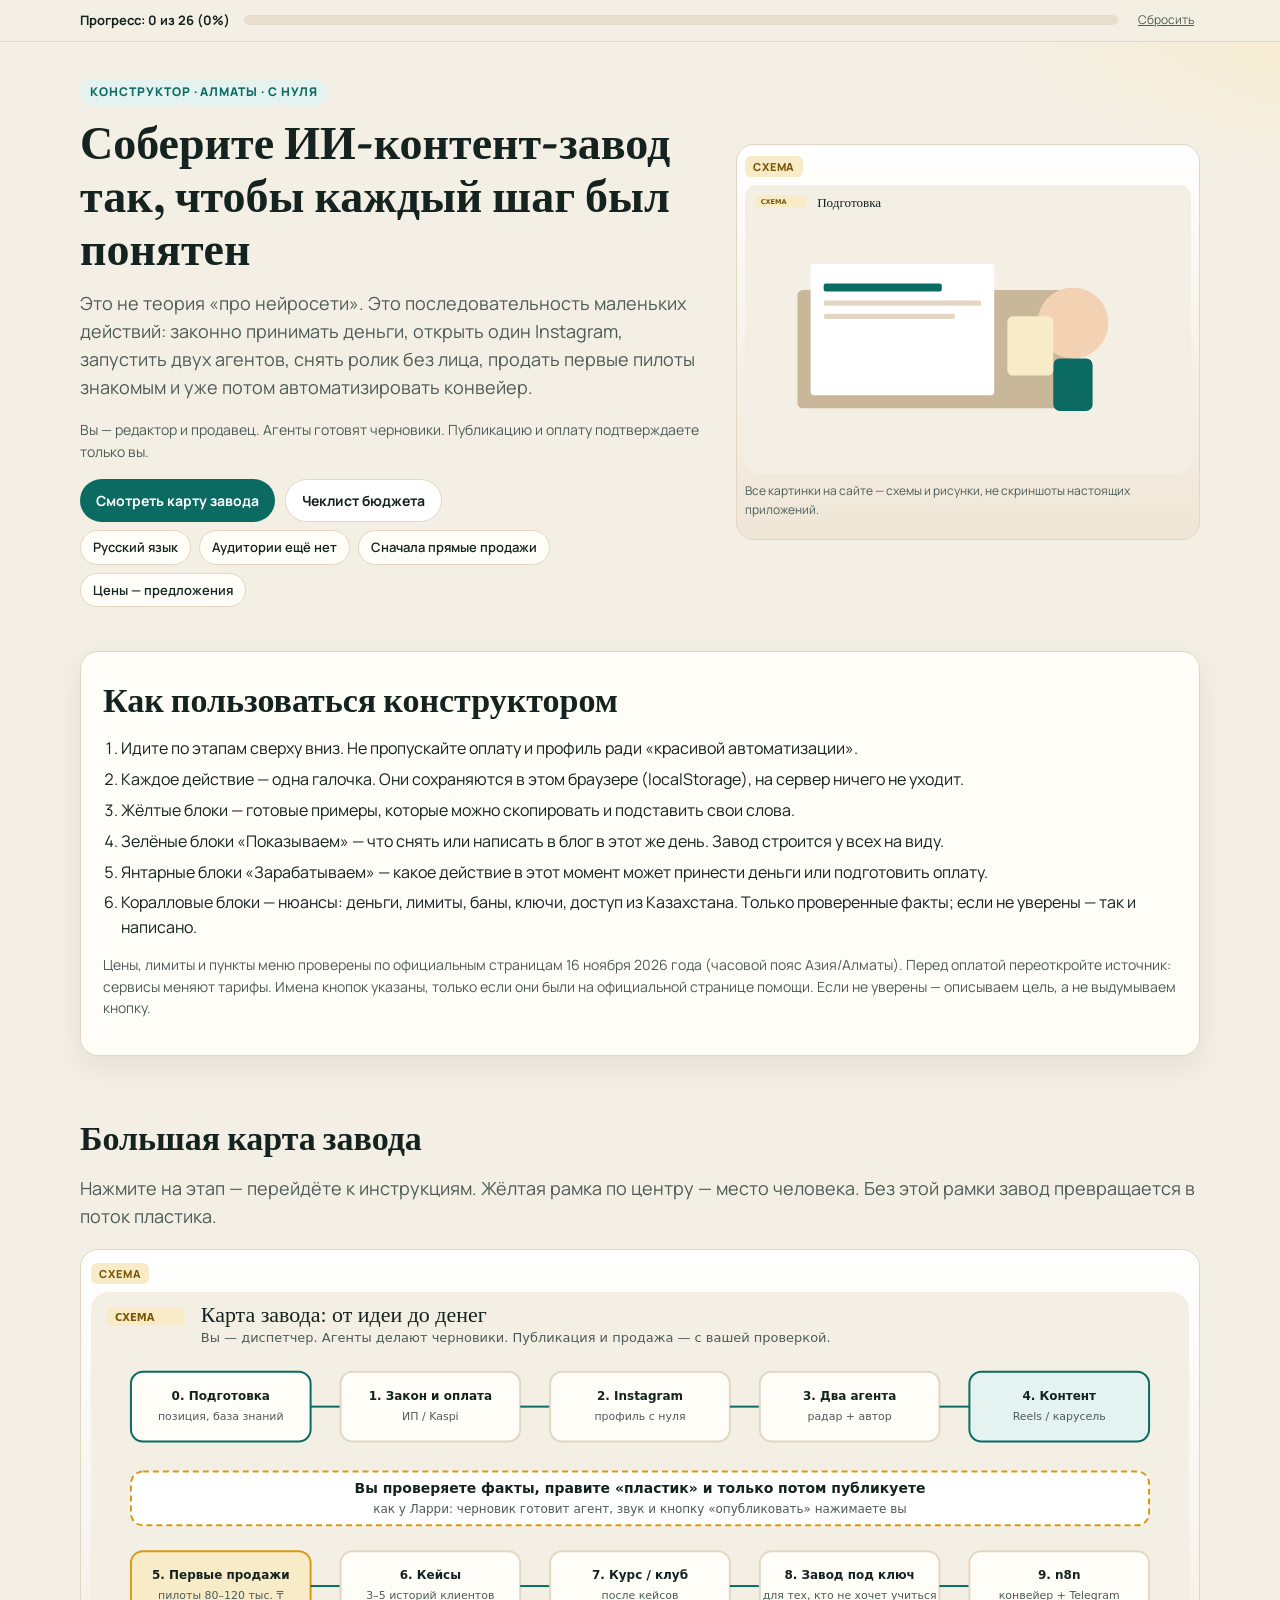
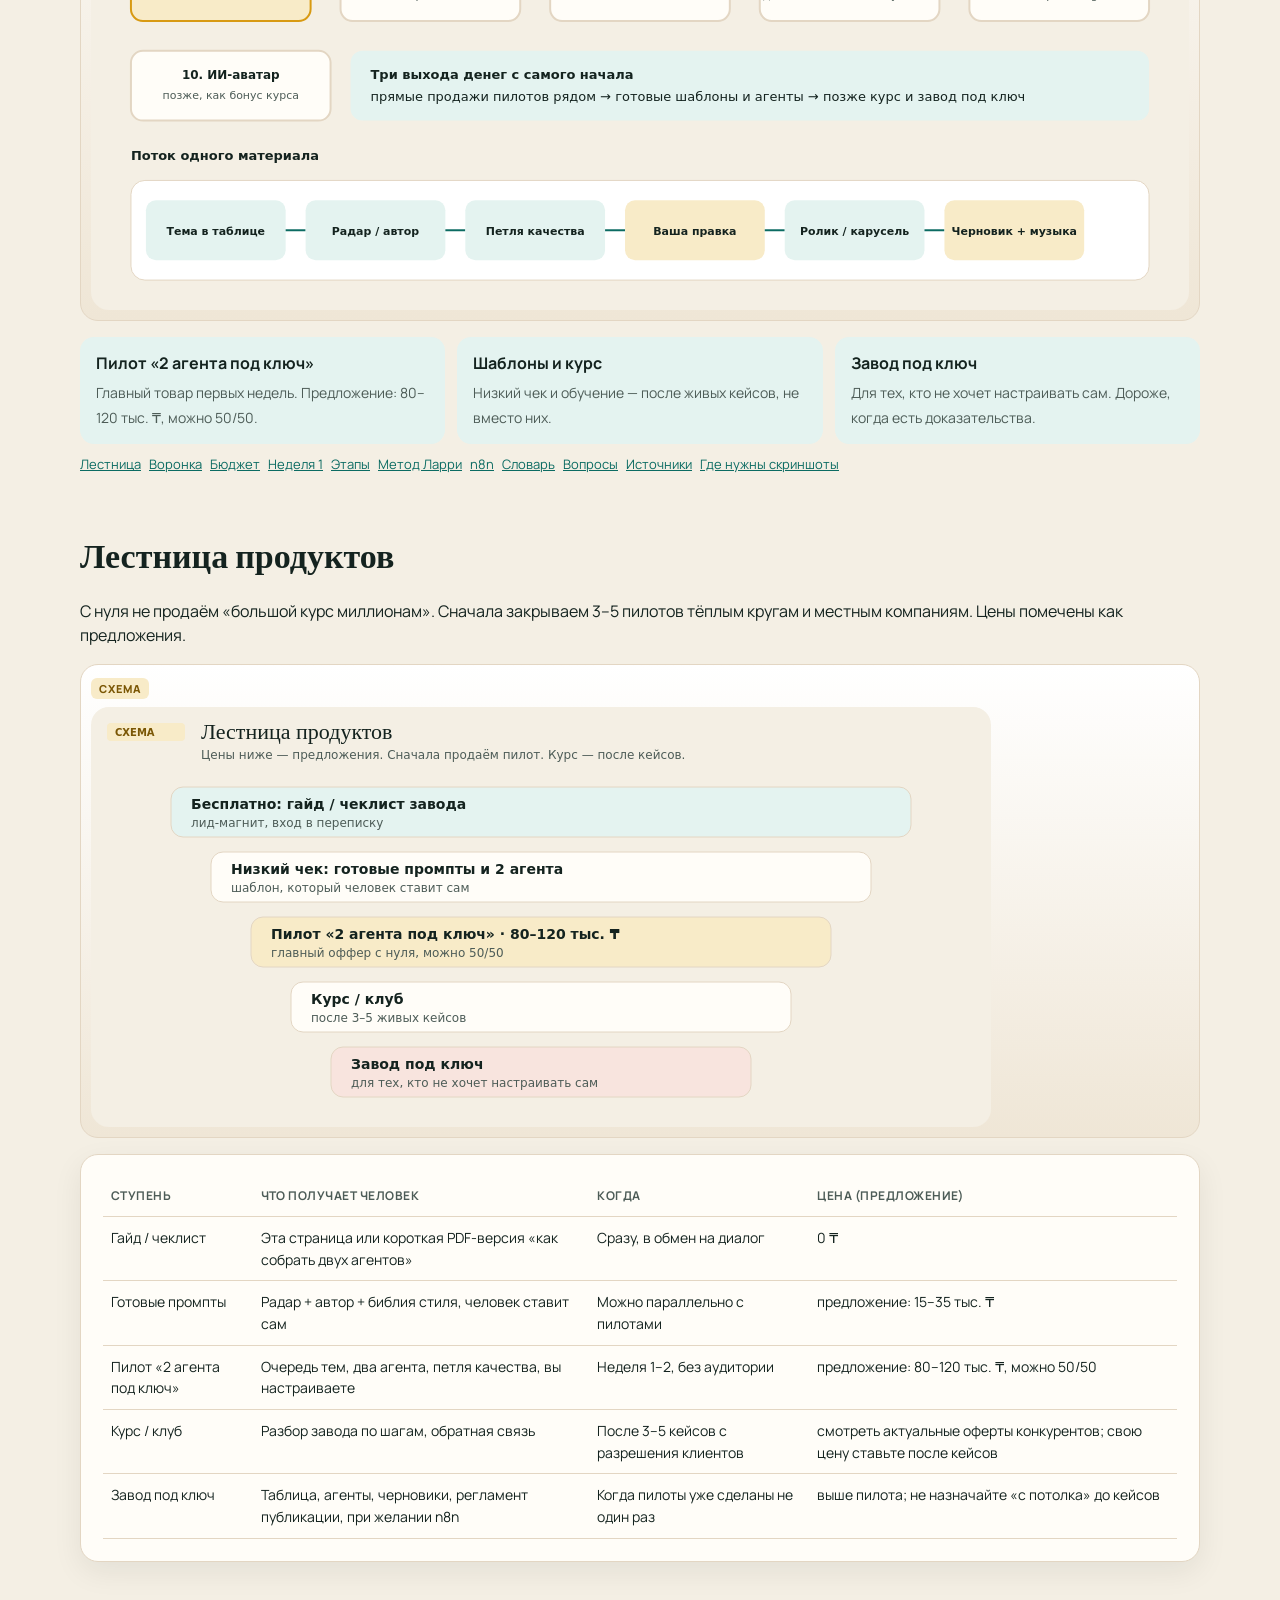
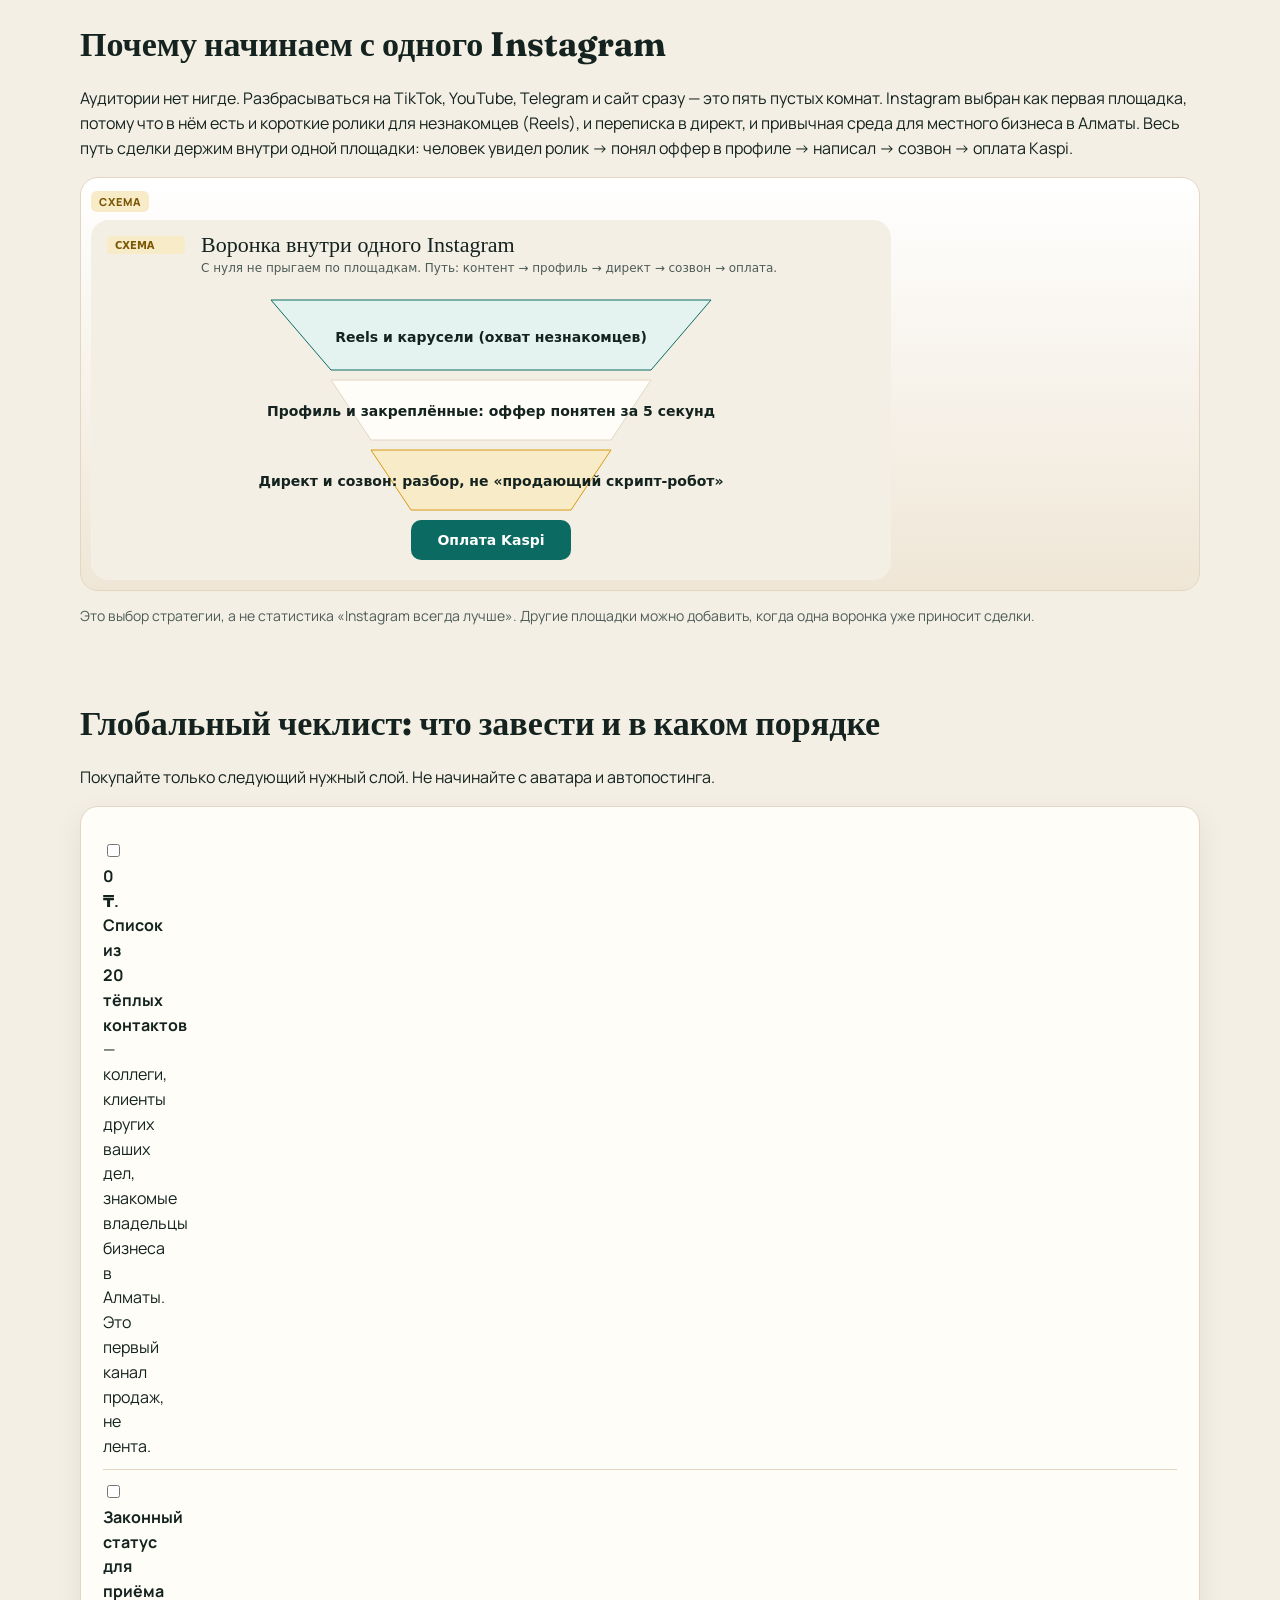
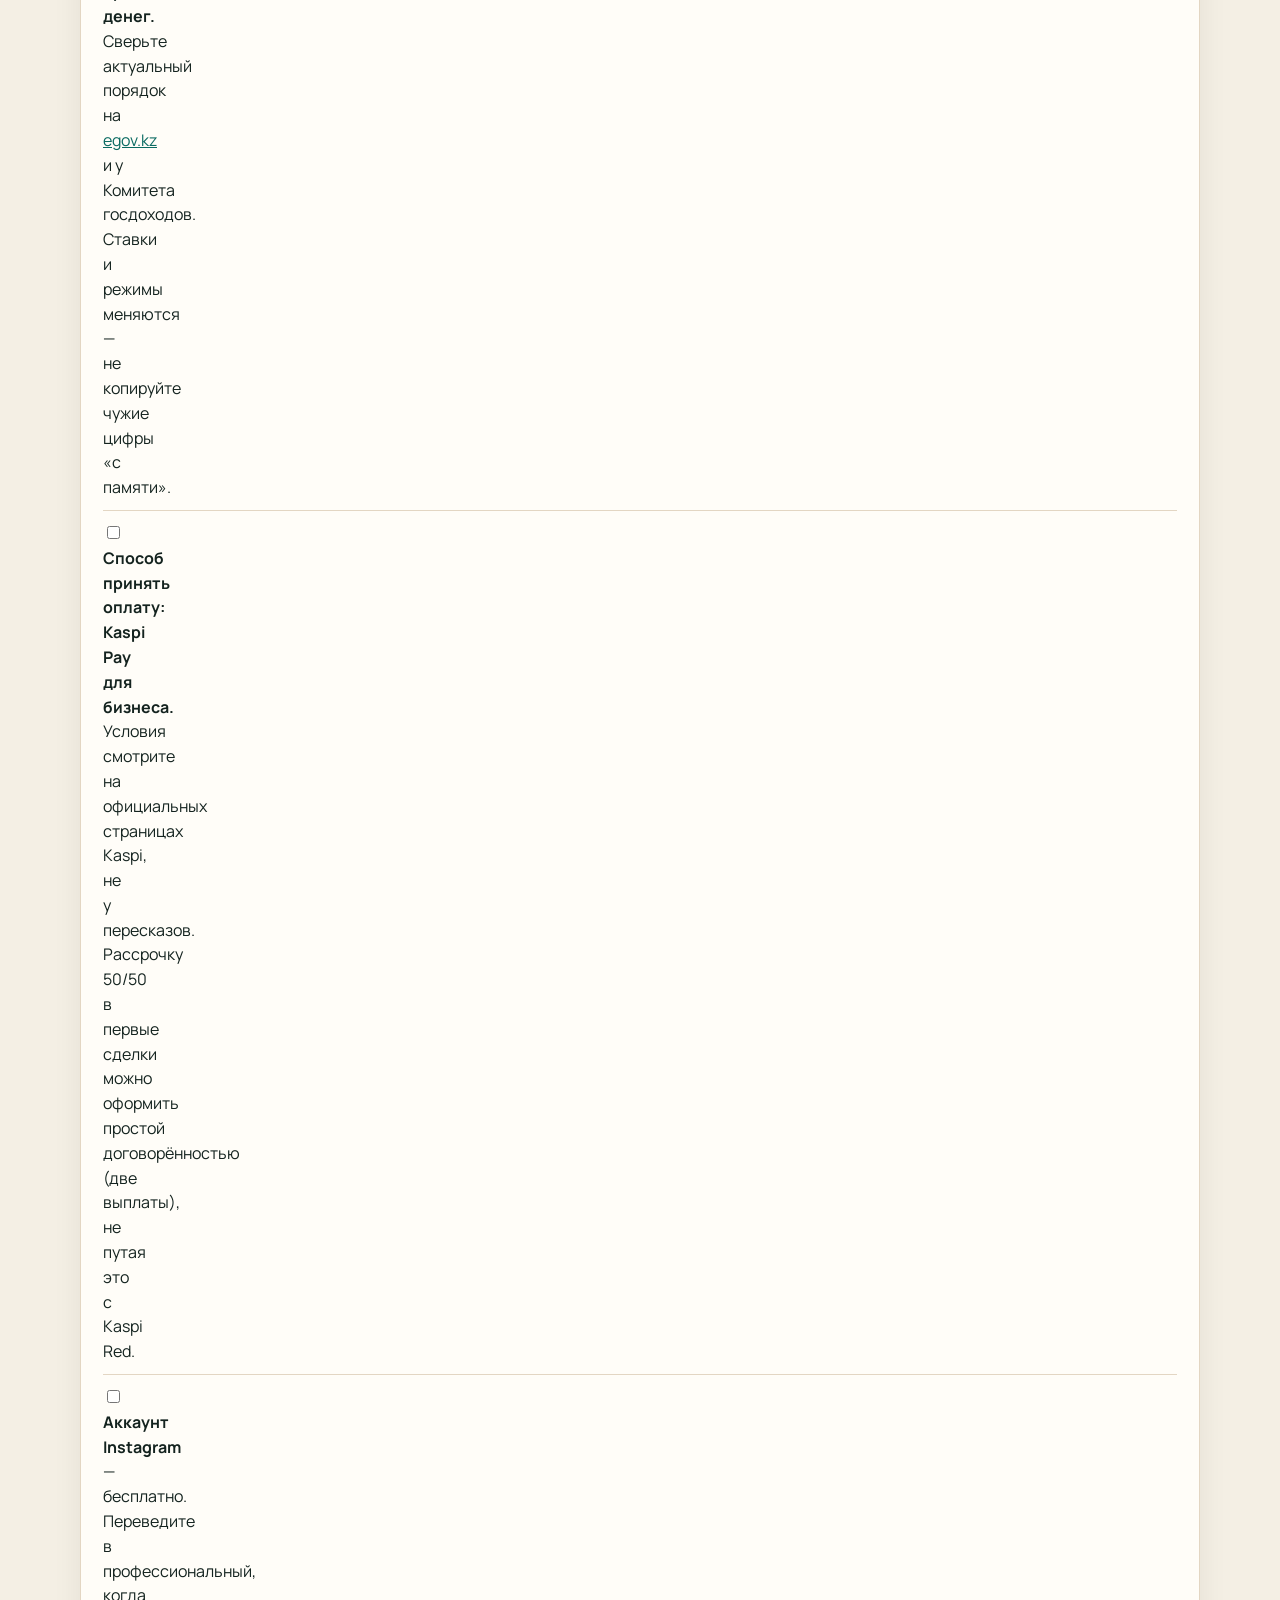
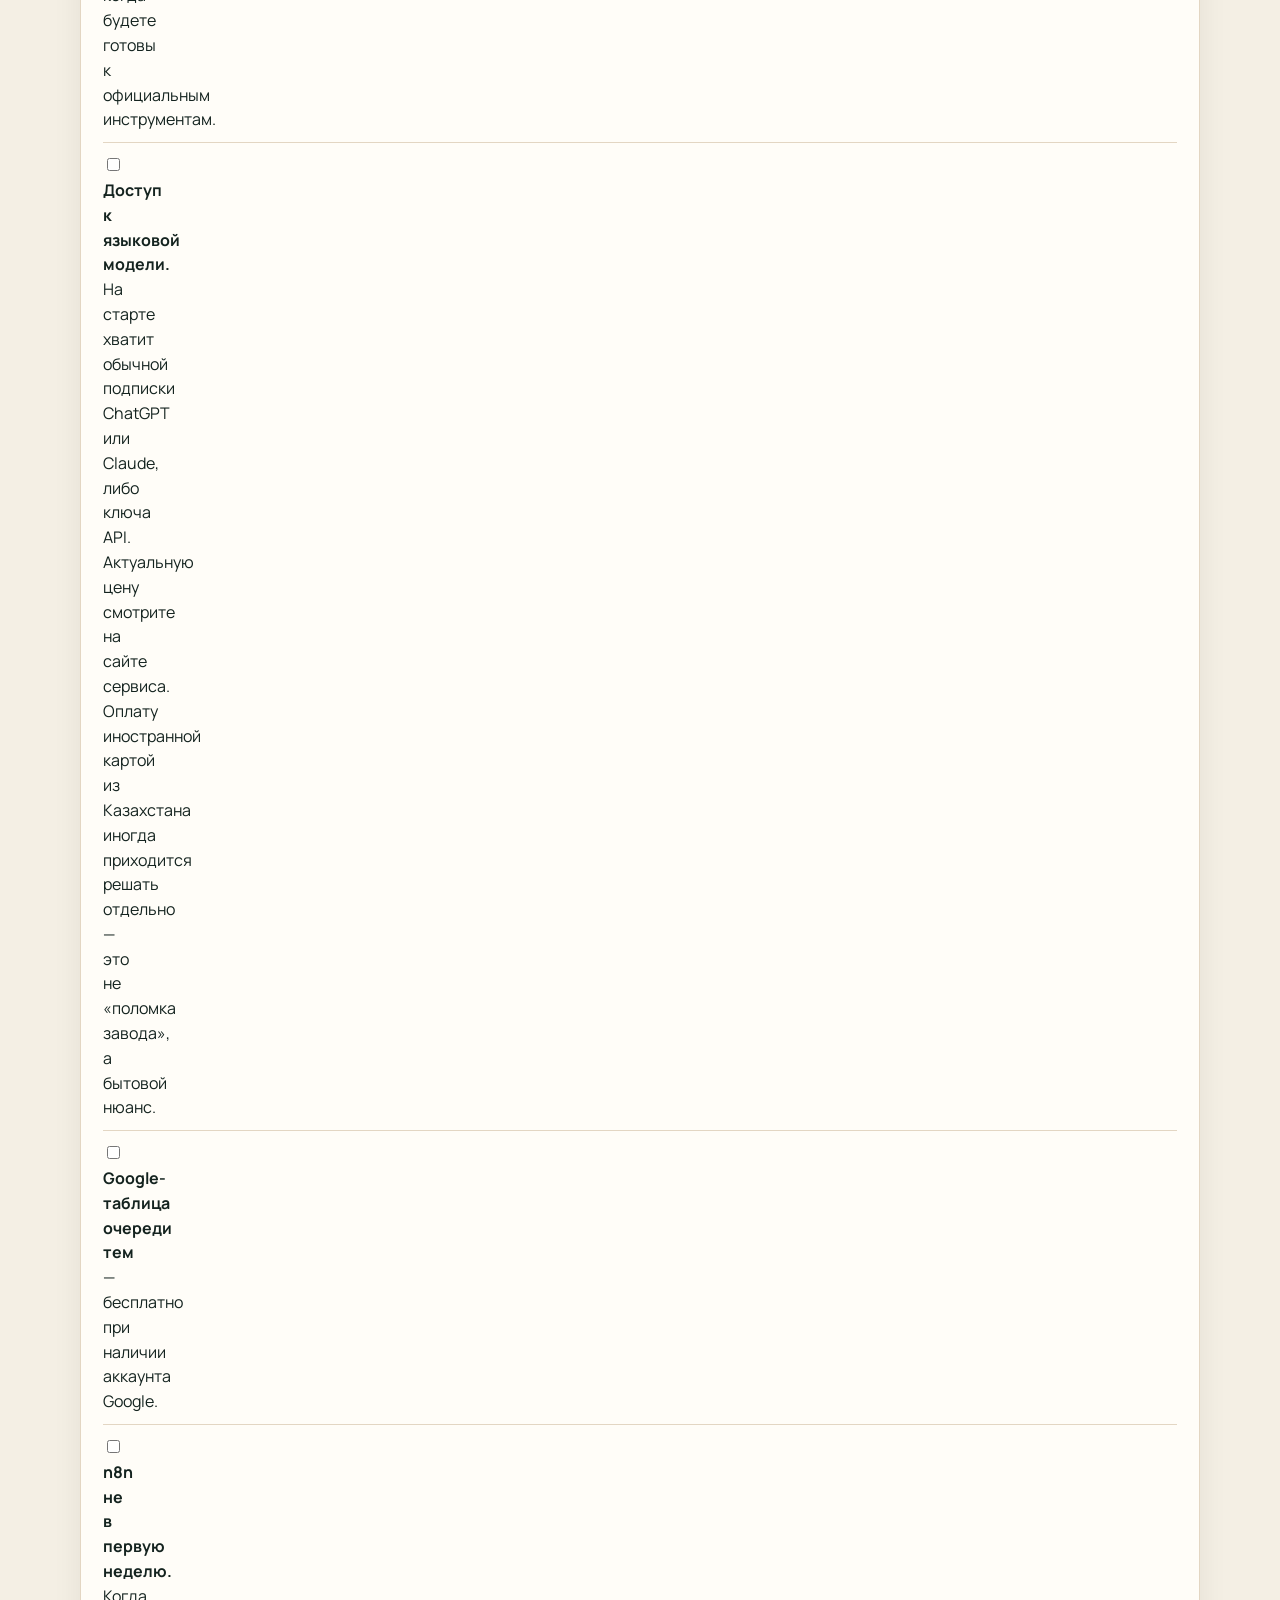
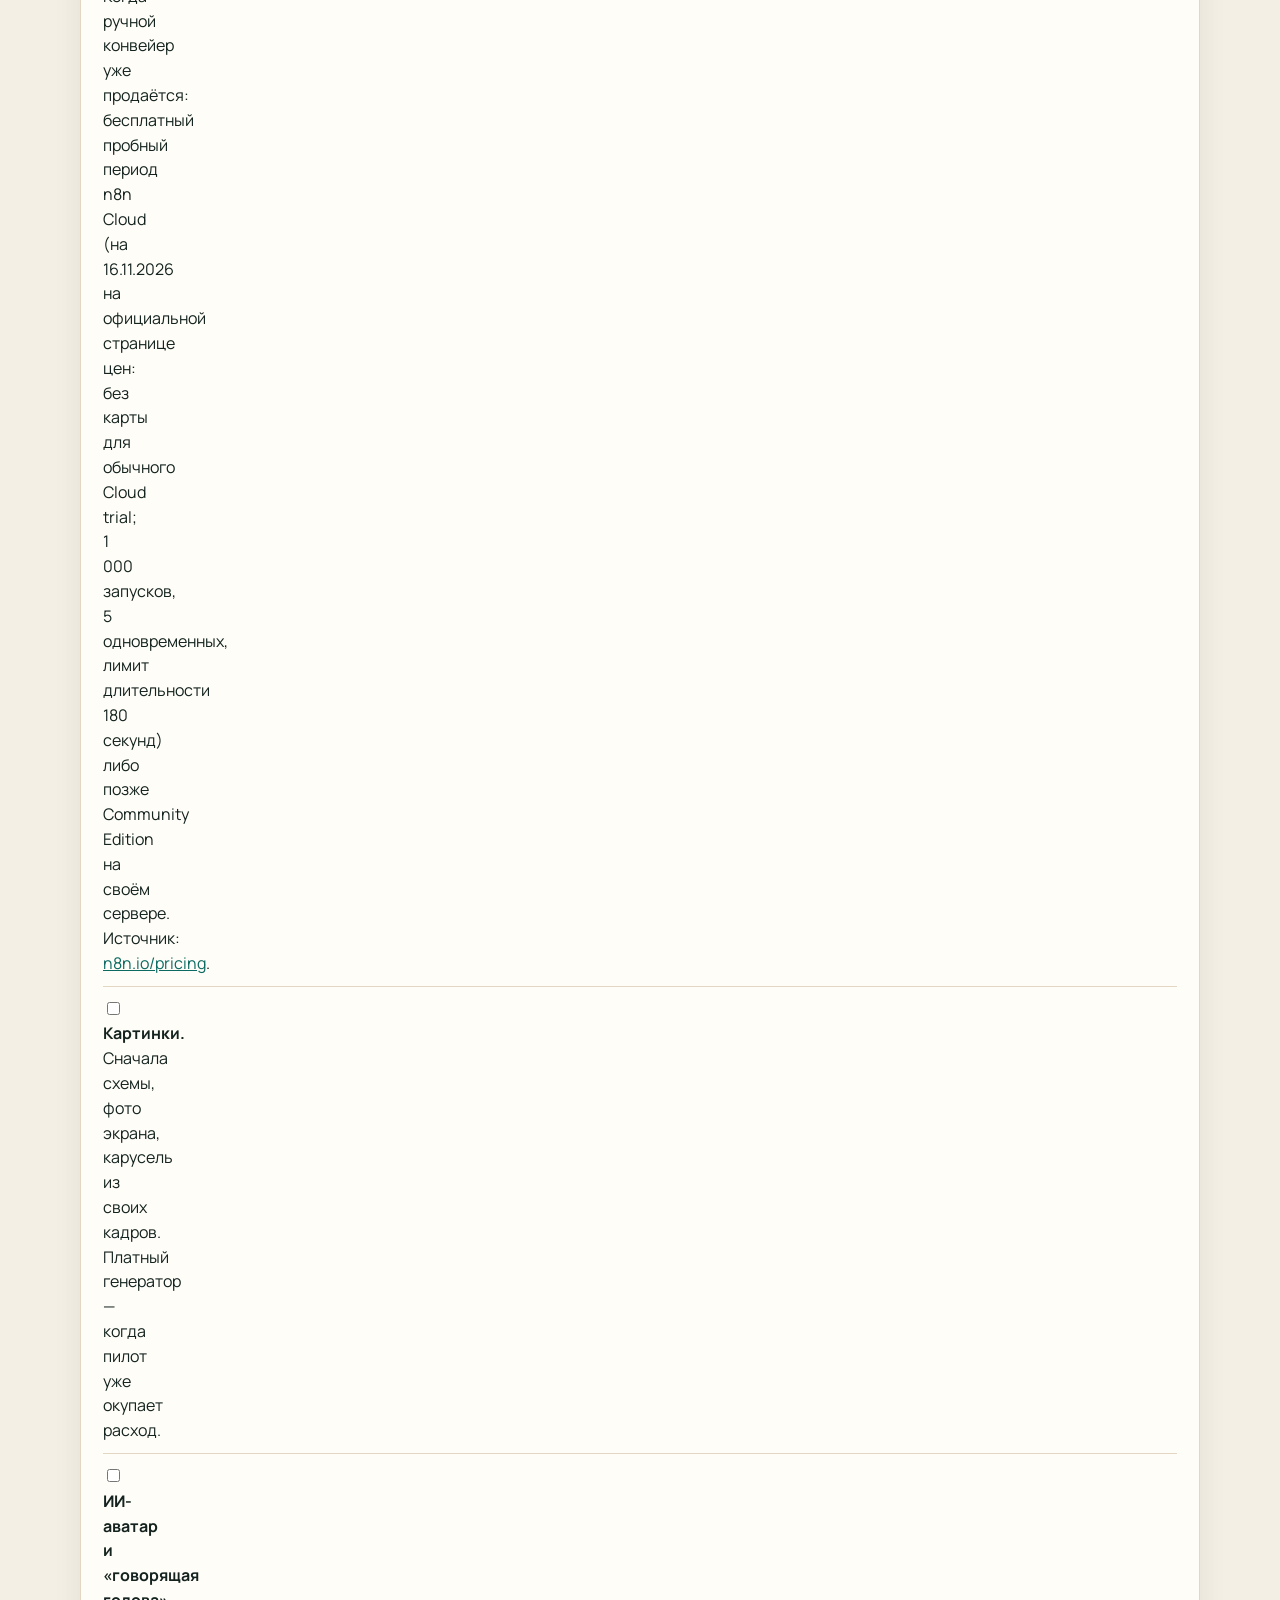
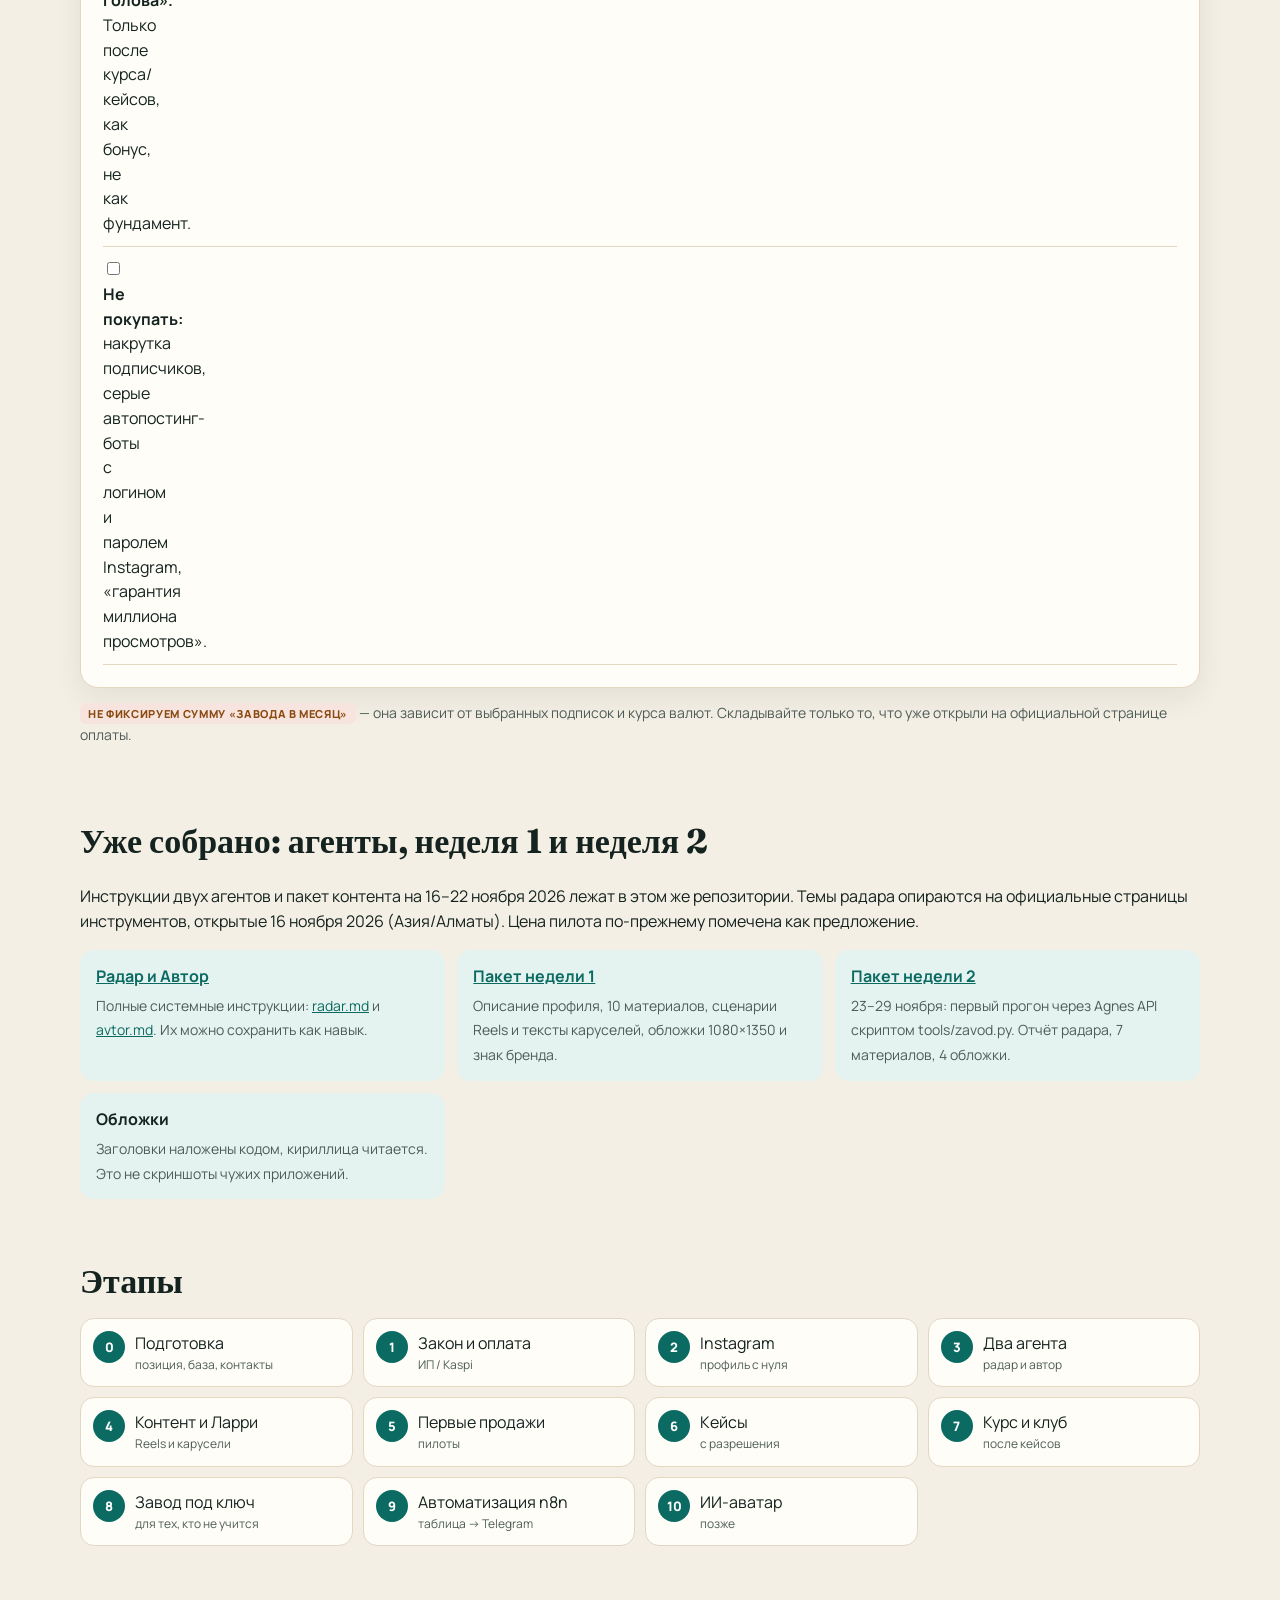
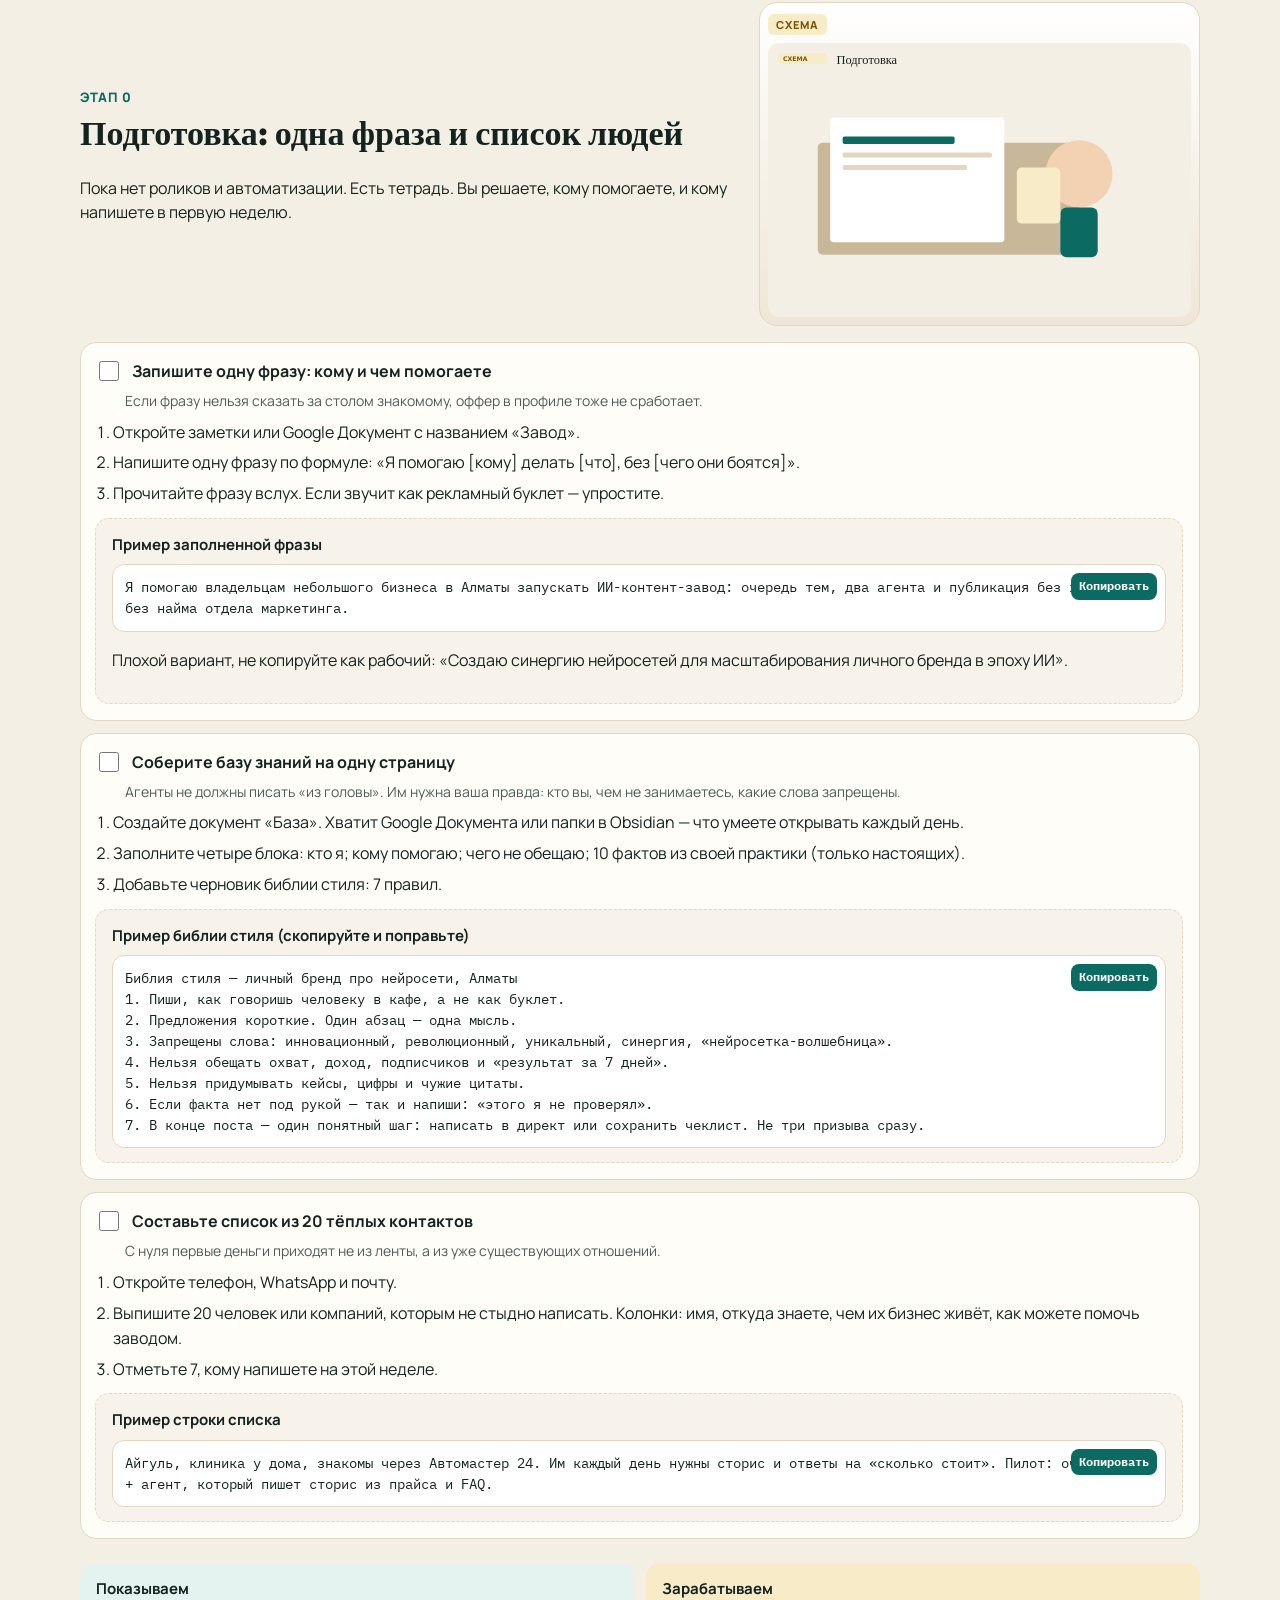
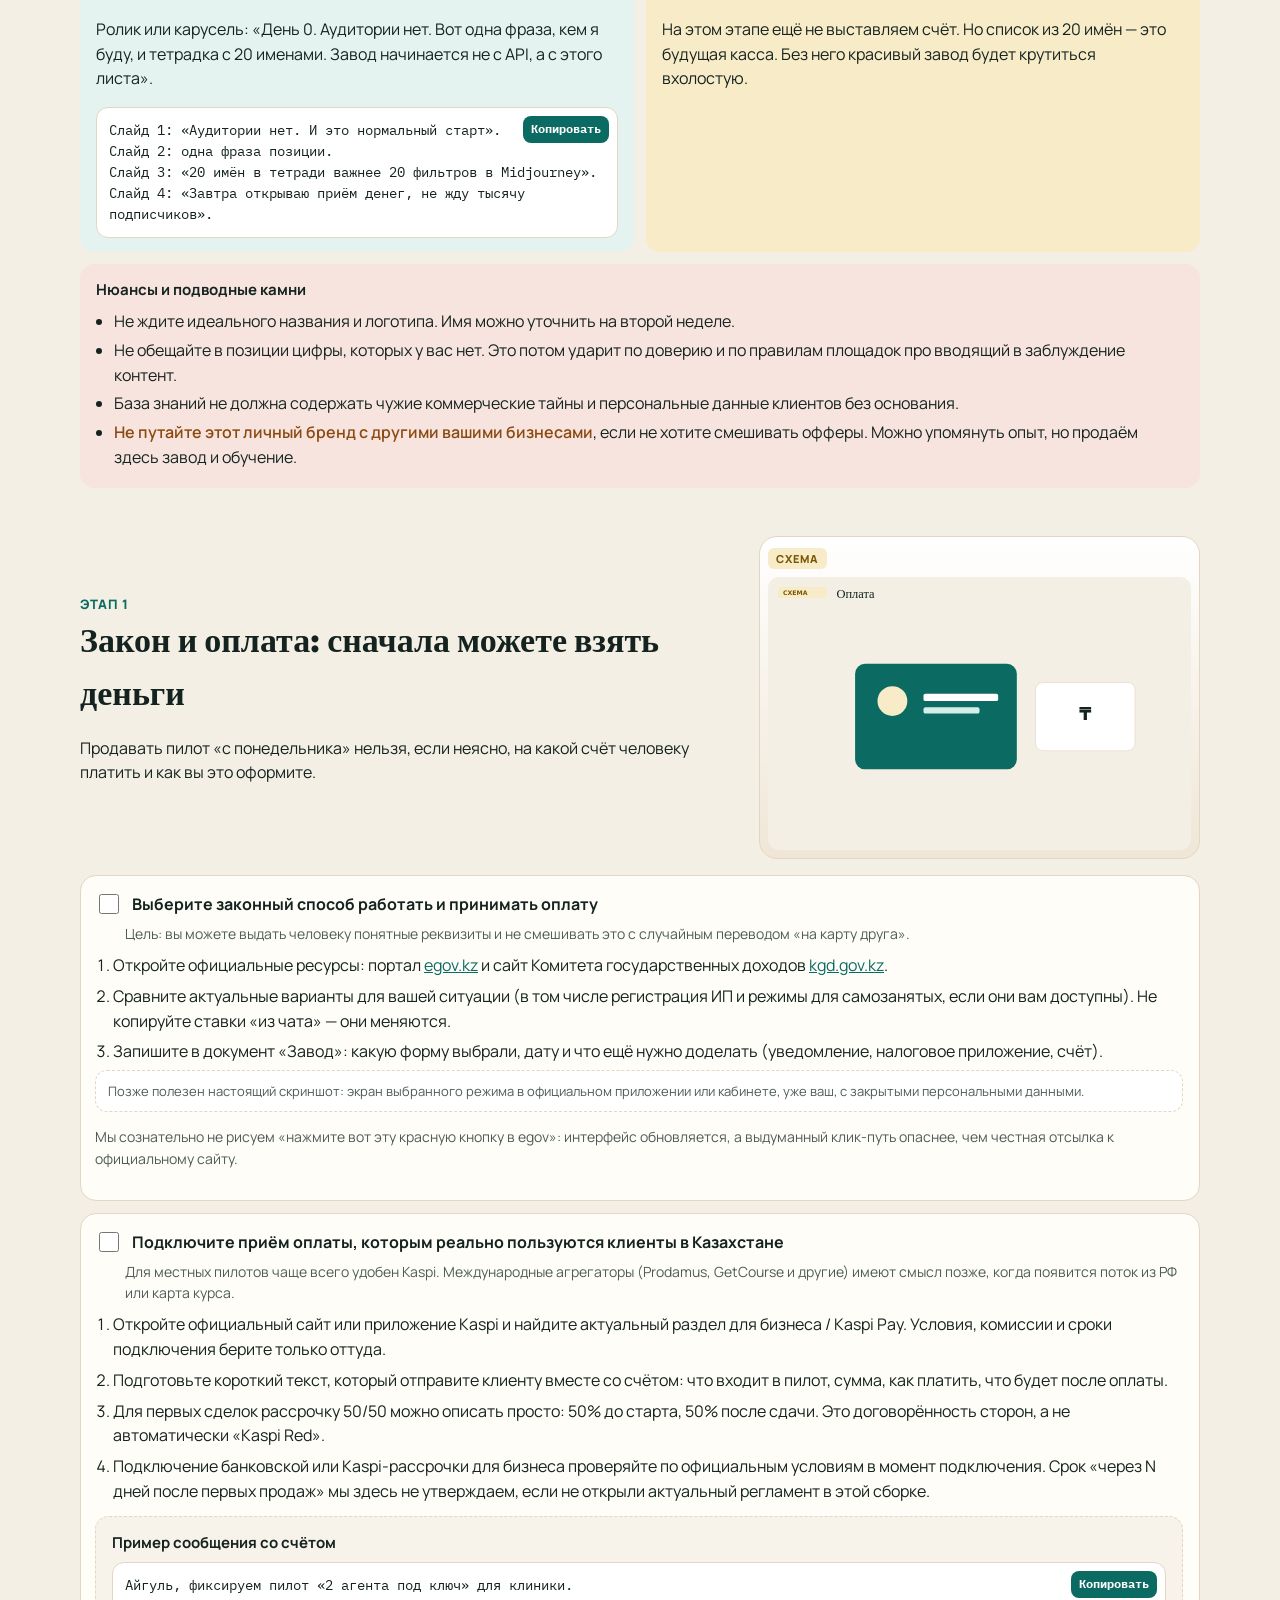
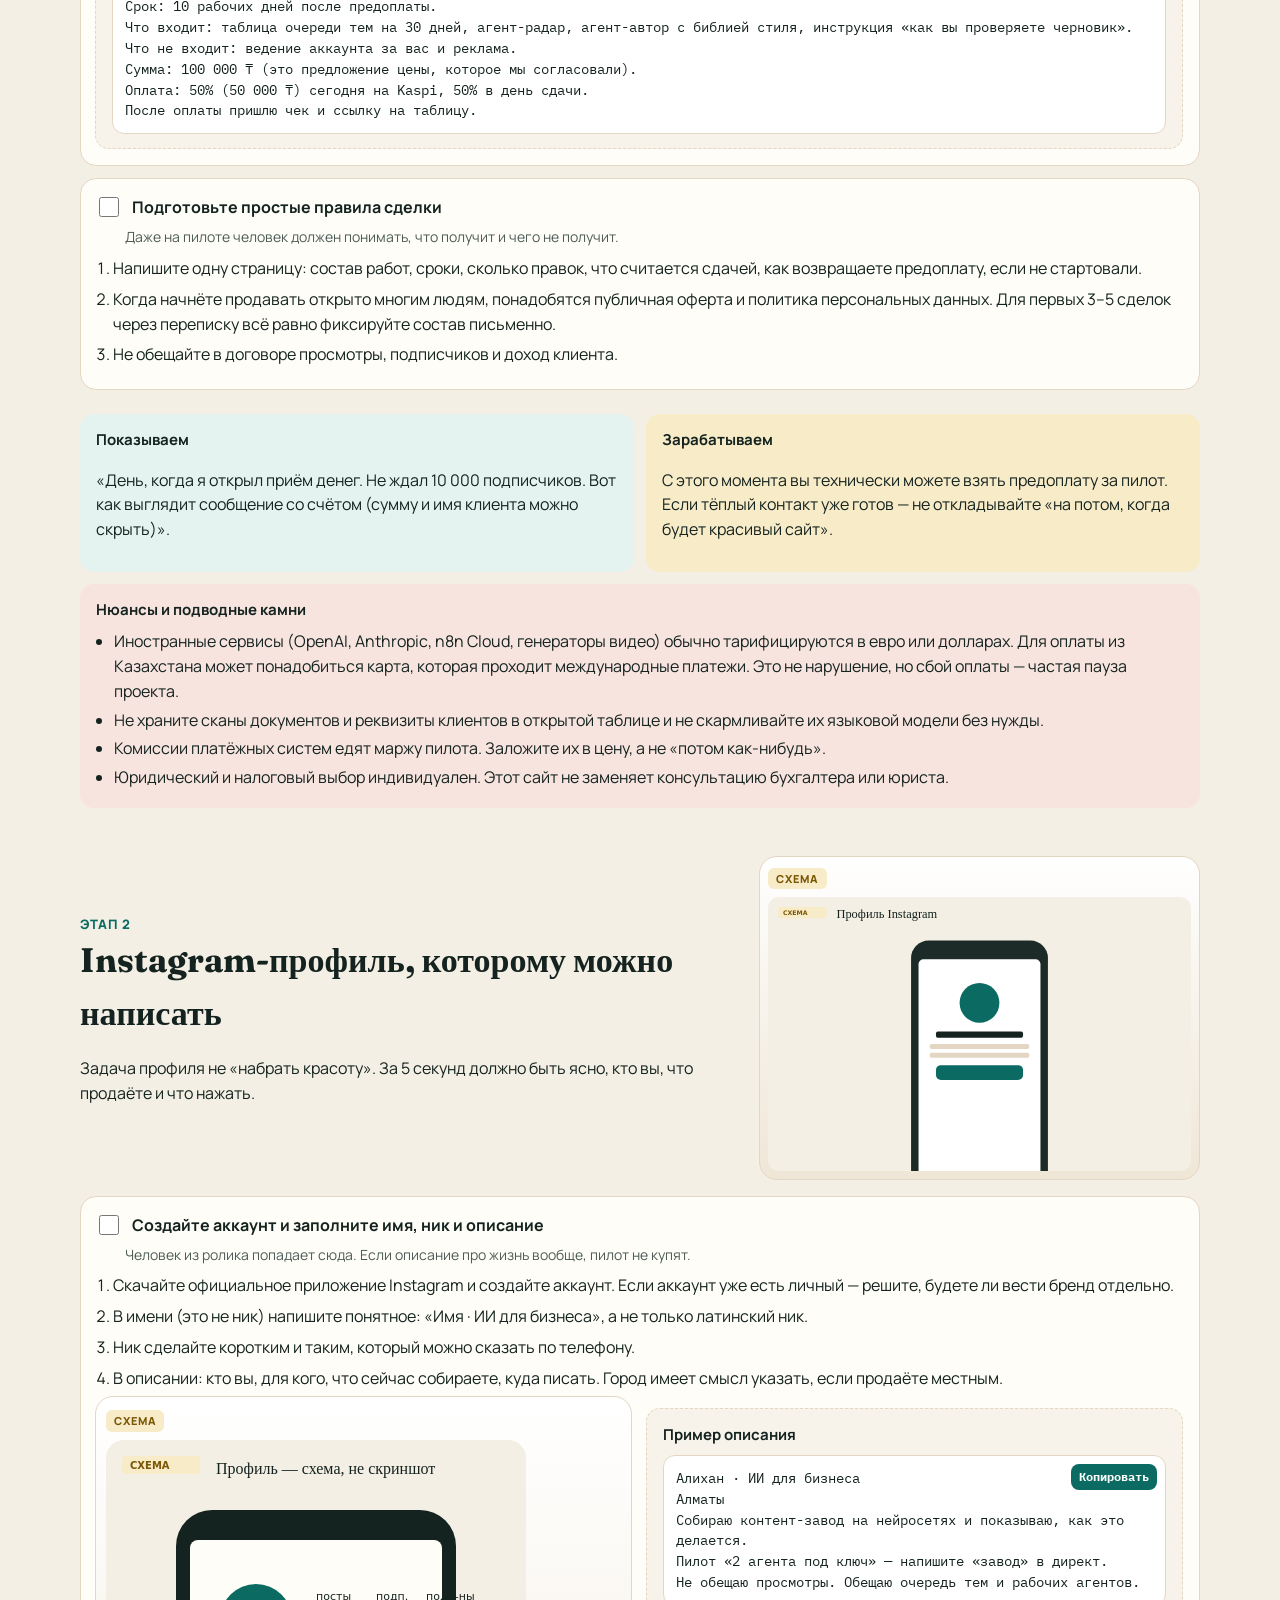
<file: index.html>
<!DOCTYPE html>
<html lang="ru">
<head>
  <meta charset="utf-8">
  <meta name="viewport" content="width=device-width, initial-scale=1">
  <title>Конструктор ИИ-контент-завода</title>
  <meta name="description" content="Пошаговый конструктор: личный бренд в нейросетях с нуля, Instagram, два агента, продажи пилотов, n8n и метод Ларри для Reels и каруселей.">
  <link rel="icon" href="img/favicon.svg" type="image/svg+xml">
  <link rel="preconnect" href="https://fonts.googleapis.com">
  <link rel="preconnect" href="https://fonts.gstatic.com" crossorigin>
  <link href="https://fonts.googleapis.com/css2?family=Fraunces:opsz,wght@9..144,600&family=IBM+Plex+Mono:wght@400;600&family=Manrope:wght@400;600;700;800&display=swap" rel="stylesheet">
  <link rel="stylesheet" href="css/styles.css">
</head>
<body>
  <div class="progress-bar">
    <div class="inner wrap">
      <div class="label">Прогресс: 0 из 0 (0%)</div>
      <div class="track" aria-hidden="true"><div class="fill"></div></div>
      <button type="button" class="reset">Сбросить</button>
    </div>
  </div>

  <header class="hero">
    <div class="wrap hero-grid">
      <div>
        <span class="eyebrow">Конструктор · Алматы · с нуля</span>
        <h1>Соберите ИИ-контент-завод так, чтобы каждый шаг был понятен</h1>
        <p class="lead">Это не теория «про нейросети». Это последовательность маленьких действий: законно принимать деньги, открыть один Instagram, запустить двух агентов, снять ролик без лица, продать первые пилоты знакомым и уже потом автоматизировать конвейер.</p>
        <p class="kicker">Вы — редактор и продавец. Агенты готовят черновики. Публикацию и оплату подтверждаете только вы.</p>
        <div class="hero-actions">
          <a class="btn" href="#map">Смотреть карту завода</a>
          <a class="btn secondary" href="#budget">Чеклист бюджета</a>
        </div>
        <div class="chips">
          <span class="chip">Русский язык</span>
          <span class="chip">Аудитории ещё нет</span>
          <span class="chip">Сначала прямые продажи</span>
          <span class="chip">Цены — предложения</span>
        </div>
      </div>
      <div class="illust">
        <span class="schema-tag">Схема</span>
        <img src="img/stage-00.svg" alt="Схема: человек за столом записывает одну ясную фразу, кем он будет">
        <p class="caption">Все картинки на сайте — схемы и рисунки, не скриншоты настоящих приложений.</p>
      </div>
    </div>
  </header>

  <main>
    <section class="section" id="how">
      <div class="wrap card">
        <h2>Как пользоваться конструктором</h2>
        <ol class="tiny">
          <li>Идите по этапам сверху вниз. Не пропускайте оплату и профиль ради «красивой автоматизации».</li>
          <li>Каждое действие — одна галочка. Они сохраняются в этом браузере (localStorage), на сервер ничего не уходит.</li>
          <li>Жёлтые блоки — готовые примеры, которые можно скопировать и подставить свои слова.</li>
          <li>Зелёные блоки «Показываем» — что снять или написать в блог в этот же день. Завод строится у всех на виду.</li>
          <li>Янтарные блоки «Зарабатываем» — какое действие в этот момент может принести деньги или подготовить оплату.</li>
          <li>Коралловые блоки — нюансы: деньги, лимиты, баны, ключи, доступ из Казахстана. Только проверенные факты; если не уверены — так и написано.</li>
        </ol>
        <p class="note">Цены, лимиты и пункты меню проверены по официальным страницам 16 ноября 2026 года (часовой пояс Азия/Алматы). Перед оплатой переоткройте источник: сервисы меняют тарифы. Имена кнопок указаны, только если они были на официальной странице помощи. Если не уверены — описываем цель, а не выдумываем кнопку.</p>
      </div>
    </section>

    <section class="section anchor" id="map">
      <div class="wrap">
        <h2>Большая карта завода</h2>
        <p class="lead">Нажмите на этап — перейдёте к инструкциям. Жёлтая рамка по центру — место человека. Без этой рамки завод превращается в поток пластика.</p>
        <div class="system-map schema-frame">
          <span class="schema-tag">Схема</span>
          <img class="map" src="img/system-map.svg" alt="Карта из 11 этапов: подготовка, оплата, Instagram, два агента, контент, продажи, кейсы, курс, завод под ключ, n8n, аватар">
        </div>
        <div class="end-grid">
          <div class="end-item"><strong>Пилот «2 агента под ключ»</strong><span>Главный товар первых недель. Предложение: 80–120 тыс. ₸, можно 50/50.</span></div>
          <div class="end-item"><strong>Шаблоны и курс</strong><span>Низкий чек и обучение — после живых кейсов, не вместо них.</span></div>
          <div class="end-item"><strong>Завод под ключ</strong><span>Для тех, кто не хочет настраивать сам. Дороже, когда есть доказательства.</span></div>
        </div>
        <div class="toc-mini">
          <a href="#ladder">Лестница</a>
          <a href="#funnel">Воронка</a>
          <a href="#budget">Бюджет</a>
          <a href="#pack">Неделя 1</a>
          <a href="#stages">Этапы</a>
          <a href="#larry">Метод Ларри</a>
          <a href="#n8n">n8n</a>
          <a href="#glossary">Словарь</a>
          <a href="#faq">Вопросы</a>
          <a href="#sources">Источники</a>
          <a href="#screenshots">Где нужны скриншоты</a>
        </div>
      </div>
    </section>

    <section class="section anchor" id="ladder">
      <div class="wrap">
        <h2>Лестница продуктов</h2>
        <p>С нуля не продаём «большой курс миллионам». Сначала закрываем 3–5 пилотов тёплым кругам и местным компаниям. Цены помечены как предложения.</p>
        <div class="schema-frame">
          <span class="schema-tag">Схема</span>
          <img src="img/ladder.svg" alt="Лестница: бесплатный гайд, низкий чек, пилот 80-120 тысяч тенге, курс, завод под ключ">
        </div>
        <div class="card" style="margin-top:16px; overflow:auto">
          <table>
            <thead>
              <tr><th>Ступень</th><th>Что получает человек</th><th>Когда</th><th>Цена (предложение)</th></tr>
            </thead>
            <tbody>
              <tr><td>Гайд / чеклист</td><td>Эта страница или короткая PDF-версия «как собрать двух агентов»</td><td>Сразу, в обмен на диалог</td><td>0 ₸</td></tr>
              <tr><td>Готовые промпты</td><td>Радар + автор + библия стиля, человек ставит сам</td><td>Можно параллельно с пилотами</td><td>предложение: 15–35 тыс. ₸</td></tr>
              <tr><td>Пилот «2 агента под ключ»</td><td>Очередь тем, два агента, петля качества, вы настраиваете</td><td>Неделя 1–2, без аудитории</td><td>предложение: 80–120 тыс. ₸, можно 50/50</td></tr>
              <tr><td>Курс / клуб</td><td>Разбор завода по шагам, обратная связь</td><td>После 3–5 кейсов с разрешения клиентов</td><td>смотреть актуальные оферты конкурентов; свою цену ставьте после кейсов</td></tr>
              <tr><td>Завод под ключ</td><td>Таблица, агенты, черновики, регламент публикации, при желании n8n</td><td>Когда пилоты уже сделаны не один раз</td><td>выше пилота; не назначайте «с потолка» до кейсов</td></tr>
            </tbody>
          </table>
        </div>
      </div>
    </section>

    <section class="section anchor" id="funnel">
      <div class="wrap">
        <h2>Почему начинаем с одного Instagram</h2>
        <p>Аудитории нет нигде. Разбрасываться на TikTok, YouTube, Telegram и сайт сразу — это пять пустых комнат. Instagram выбран как первая площадка, потому что в нём есть и короткие ролики для незнакомцев (Reels), и переписка в директ, и привычная среда для местного бизнеса в Алматы. Весь путь сделки держим внутри одной площадки: человек увидел ролик → понял оффер в профиле → написал → созвон → оплата Kaspi.</p>
        <div class="schema-frame">
          <span class="schema-tag">Схема</span>
          <img src="img/funnel.svg" alt="Воронка: Reels и карусели, профиль, директ и созвон, оплата Kaspi">
        </div>
        <p class="note">Это выбор стратегии, а не статистика «Instagram всегда лучше». Другие площадки можно добавить, когда одна воронка уже приносит сделки.</p>
      </div>
    </section>

    <section class="section anchor" id="budget">
      <div class="wrap">
        <h2>Глобальный чеклист: что завести и в каком порядке</h2>
        <p>Покупайте только следующий нужный слой. Не начинайте с аватара и автопостинга.</p>
        <div class="card">
          <div class="budget-item"><label><input type="checkbox" id="b01"> <strong>0 ₸. Список из 20 тёплых контактов</strong> — коллеги, клиенты других ваших дел, знакомые владельцы бизнеса в Алматы. Это первый канал продаж, не лента.</label></div>
          <div class="budget-item"><label><input type="checkbox" id="b02"> <strong>Законный статус для приёма денег.</strong> Сверьте актуальный порядок на <a href="https://egov.kz" rel="noopener">egov.kz</a> и у Комитета госдоходов. Ставки и режимы меняются — не копируйте чужие цифры «с памяти».</label></div>
          <div class="budget-item"><label><input type="checkbox" id="b03"> <strong>Способ принять оплату: Kaspi Pay для бизнеса.</strong> Условия смотрите на официальных страницах Kaspi, не у пересказов. Рассрочку 50/50 в первые сделки можно оформить простой договорённостью (две выплаты), не путая это с Kaspi Red.</label></div>
          <div class="budget-item"><label><input type="checkbox" id="b04"> <strong>Аккаунт Instagram</strong> — бесплатно. Переведите в профессиональный, когда будете готовы к официальным инструментам.</label></div>
          <div class="budget-item"><label><input type="checkbox" id="b05"> <strong>Доступ к языковой модели.</strong> На старте хватит обычной подписки ChatGPT или Claude, либо ключа API. Актуальную цену смотрите на сайте сервиса. Оплату иностранной картой из Казахстана иногда приходится решать отдельно — это не «поломка завода», а бытовой нюанс.</label></div>
          <div class="budget-item"><label><input type="checkbox" id="b06"> <strong>Google-таблица очереди тем</strong> — бесплатно при наличии аккаунта Google.</label></div>
          <div class="budget-item"><label><input type="checkbox" id="b07"> <strong>n8n не в первую неделю.</strong> Когда ручной конвейер уже продаётся: бесплатный пробный период n8n Cloud (на 16.11.2026 на официальной странице цен: без карты для обычного Cloud trial; 1 000 запусков, 5 одновременных, лимит длительности 180 секунд) либо позже Community Edition на своём сервере. Источник: <a href="https://n8n.io/pricing/">n8n.io/pricing</a>.</label></div>
          <div class="budget-item"><label><input type="checkbox" id="b08"> <strong>Картинки.</strong> Сначала схемы, фото экрана, карусель из своих кадров. Платный генератор — когда пилот уже окупает расход.</label></div>
          <div class="budget-item"><label><input type="checkbox" id="b09"> <strong>ИИ-аватар и «говорящая голова».</strong> Только после курса/кейсов, как бонус, не как фундамент.</label></div>
          <div class="budget-item"><label><input type="checkbox" id="b10"> <strong>Не покупать:</strong> накрутка подписчиков, серые автопостинг-боты с логином и паролем Instagram, «гарантия миллиона просмотров».</label></div>
        </div>
        <p class="note"><span class="tag tag-uncertain">Не фиксируем сумму «завода в месяц»</span> — она зависит от выбранных подписок и курса валют. Складывайте только то, что уже открыли на официальной странице оплаты.</p>
      </div>
    </section>

    <section class="section anchor" id="pack">
      <div class="wrap">
        <h2>Уже собрано: агенты, неделя 1 и неделя 2</h2>
        <p>Инструкции двух агентов и пакет контента на 16–22 ноября 2026 лежат в этом же репозитории. Темы радара опираются на официальные страницы инструментов, открытые 16 ноября 2026 (Азия/Алматы). Цена пилота по-прежнему помечена как предложение.</p>
        <div class="end-grid">
          <div class="end-item"><strong><a href="agents/">Радар и Автор</a></strong><span>Полные системные инструкции: <a href="agents/radar.md">radar.md</a> и <a href="agents/avtor.md">avtor.md</a>. Их можно сохранить как навык.</span></div>
          <div class="end-item"><strong><a href="content/week1/">Пакет недели 1</a></strong><span>Описание профиля, 10 материалов, сценарии Reels и тексты каруселей, обложки 1080×1350 и знак бренда.</span></div>
          <div class="end-item"><strong><a href="content/week2/">Пакет недели 2</a></strong><span>23–29 ноября: первый прогон через Agnes API скриптом tools/zavod.py. Отчёт радара, 7 материалов, 4 обложки.</span></div>
          <div class="end-item"><strong>Обложки</strong><span>Заголовки наложены кодом, кириллица читается. Это не скриншоты чужих приложений.</span></div>
        </div>
      </div>
    </section>

    <section class="section anchor" id="stages">
      <div class="wrap">
        <h2>Этапы</h2>
        <nav class="stage-nav" aria-label="Этапы конструктора">
          <a href="#stage-0"><span class="num">0</span><span>Подготовка<small>позиция, база, контакты</small></span></a>
          <a href="#stage-1"><span class="num">1</span><span>Закон и оплата<small>ИП / Kaspi</small></span></a>
          <a href="#stage-2"><span class="num">2</span><span>Instagram<small>профиль с нуля</small></span></a>
          <a href="#stage-3"><span class="num">3</span><span>Два агента<small>радар и автор</small></span></a>
          <a href="#stage-4"><span class="num">4</span><span>Контент и Ларри<small>Reels и карусели</small></span></a>
          <a href="#stage-5"><span class="num">5</span><span>Первые продажи<small>пилоты</small></span></a>
          <a href="#stage-6"><span class="num">6</span><span>Кейсы<small>с разрешения</small></span></a>
          <a href="#stage-7"><span class="num">7</span><span>Курс и клуб<small>после кейсов</small></span></a>
          <a href="#stage-8"><span class="num">8</span><span>Завод под ключ<small>для тех, кто не учится</small></span></a>
          <a href="#stage-9"><span class="num">9</span><span>Автоматизация n8n<small>таблица → Telegram</small></span></a>
          <a href="#stage-10"><span class="num">10</span><span>ИИ-аватар<small>позже</small></span></a>
        </nav>
      </div>
    </section>

<section class="stage anchor" id="stage-0">
  <div class="wrap">
    <div class="stage-head">
      <div>
        <div class="stage-id">ЭТАП 0</div>
        <h2>Подготовка: одна фраза и список людей</h2>
        <p>Пока нет роликов и автоматизации. Есть тетрадь. Вы решаете, кому помогаете, и кому напишете в первую неделю.</p>
      </div>
      <div class="illust">
        <span class="schema-tag">Схема</span>
        <img src="img/stage-00.svg" alt="Рисунок: стол, блокнот и человек, который записывает позицию">
      </div>
    </div>

    
    <div class="step">
      <div class="step-top">
        <input type="checkbox" id="s0-1">
        <label for="s0-1">Запишите одну фразу: кому и чем помогаете</label>
      </div>
      <p class="why">Если фразу нельзя сказать за столом знакомому, оффер в профиле тоже не сработает.</p>
      <ol class="actions tiny"><li>Откройте заметки или Google Документ с названием «Завод».</li>
<li>Напишите одну фразу по формуле: «Я помогаю [кому] делать [что], без [чего они боятся]».</li>
<li>Прочитайте фразу вслух. Если звучит как рекламный буклет — упростите.</li></ol>
      <div class="example"><h4>Пример заполненной фразы</h4>
         <div class="pre">Я помогаю владельцам небольшого бизнеса в Алматы запускать ИИ-контент-завод: очередь тем, два агента и публикация без хаоса — без найма отдела маркетинга.</div>
         <p>Плохой вариант, не копируйте как рабочий: «Создаю синергию нейросетей для масштабирования личного бренда в эпоху ИИ».</p></div>
    </div>
    

    
    <div class="step">
      <div class="step-top">
        <input type="checkbox" id="s0-2">
        <label for="s0-2">Соберите базу знаний на одну страницу</label>
      </div>
      <p class="why">Агенты не должны писать «из головы». Им нужна ваша правда: кто вы, чем не занимаетесь, какие слова запрещены.</p>
      <ol class="actions tiny"><li>Создайте документ «База». Хватит Google Документа или папки в Obsidian — что умеете открывать каждый день.</li>
<li>Заполните четыре блока: кто я; кому помогаю; чего не обещаю; 10 фактов из своей практики (только настоящих).</li>
<li>Добавьте черновик библии стиля: 7 правил.</li></ol>
      <div class="example"><h4>Пример библии стиля (скопируйте и поправьте)</h4>
         <div class="pre">Библия стиля — личный бренд про нейросети, Алматы
1. Пиши, как говоришь человеку в кафе, а не как буклет.
2. Предложения короткие. Один абзац — одна мысль.
3. Запрещены слова: инновационный, революционный, уникальный, синергия, «нейросетка-волшебница».
4. Нельзя обещать охват, доход, подписчиков и «результат за 7 дней».
5. Нельзя придумывать кейсы, цифры и чужие цитаты.
6. Если факта нет под рукой — так и напиши: «этого я не проверял».
7. В конце поста — один понятный шаг: написать в директ или сохранить чеклист. Не три призыва сразу.</div>
         </div>
    </div>
    

    
    <div class="step">
      <div class="step-top">
        <input type="checkbox" id="s0-3">
        <label for="s0-3">Составьте список из 20 тёплых контактов</label>
      </div>
      <p class="why">С нуля первые деньги приходят не из ленты, а из уже существующих отношений.</p>
      <ol class="actions tiny"><li>Откройте телефон, WhatsApp и почту.</li>
<li>Выпишите 20 человек или компаний, которым не стыдно написать. Колонки: имя, откуда знаете, чем их бизнес живёт, как можете помочь заводом.</li>
<li>Отметьте 7, кому напишете на этой неделе.</li></ol>
      <div class="example"><h4>Пример строки списка</h4>
         <div class="pre">Айгуль, клиника у дома, знакомы через Автомастер 24. Им каждый день нужны сторис и ответы на «сколько стоит». Пилот: очередь тем + агент, который пишет сторис из прайса и FAQ.</div>
         </div>
    </div>
    

    <div class="callout-row">
      <div class="show"><h4>Показываем</h4>
        <p>Ролик или карусель: «День 0. Аудитории нет. Вот одна фраза, кем я буду, и тетрадка с 20 именами. Завод начинается не с API, а с этого листа».</p>
        <div class="pre">Слайд 1: «Аудитории нет. И это нормальный старт».
Слайд 2: одна фраза позиции.
Слайд 3: «20 имён в тетради важнее 20 фильтров в Midjourney».
Слайд 4: «Завтра открываю приём денег, не жду тысячу подписчиков».</div>
      </div>
      <div class="earn"><h4>Зарабатываем</h4>
        <p>На этом этапе ещё не выставляем счёт. Но список из 20 имён — это будущая касса. Без него красивый завод будет крутиться вхолостую.</p>
      </div>
    </div>
    <div class="nuance"><h4>Нюансы и подводные камни</h4>
      <ul class="ok-list">
        <li>Не ждите идеального названия и логотипа. Имя можно уточнить на второй неделе.</li>
        <li>Не обещайте в позиции цифры, которых у вас нет. Это потом ударит по доверию и по правилам площадок про вводящий в заблуждение контент.</li>
        <li>База знаний не должна содержать чужие коммерческие тайны и персональные данные клиентов без основания.</li>
        <li><span class="uncertain">Не путайте этот личный бренд с другими вашими бизнесами</span>, если не хотите смешивать офферы. Можно упомянуть опыт, но продаём здесь завод и обучение.</li>
      </ul>
    </div>
  </div>
</section>

<section class="stage anchor" id="stage-1">
  <div class="wrap">
    <div class="stage-head">
      <div>
        <div class="stage-id">ЭТАП 1</div>
        <h2>Закон и оплата: сначала можете взять деньги</h2>
        <p>Продавать пилот «с понедельника» нельзя, если неясно, на какой счёт человеку платить и как вы это оформите.</p>
      </div>
      <div class="illust">
        <span class="schema-tag">Схема</span>
        <img src="img/stage-01.svg" alt="Рисунок: карта и знак тенге">
      </div>
    </div>

    
    <div class="step">
      <div class="step-top">
        <input type="checkbox" id="s1-1">
        <label for="s1-1">Выберите законный способ работать и принимать оплату</label>
      </div>
      <p class="why">Цель: вы можете выдать человеку понятные реквизиты и не смешивать это с случайным переводом «на карту друга».</p>
      <ol class="actions tiny"><li>Откройте официальные ресурсы: портал <a href='https://egov.kz' rel='noopener'>egov.kz</a> и сайт Комитета государственных доходов <a href='https://kgd.gov.kz' rel='noopener'>kgd.gov.kz</a>.</li>
<li>Сравните актуальные варианты для вашей ситуации (в том числе регистрация ИП и режимы для самозанятых, если они вам доступны). Не копируйте ставки «из чата» — они меняются.</li>
<li>Запишите в документ «Завод»: какую форму выбрали, дату и что ещё нужно доделать (уведомление, налоговое приложение, счёт).</li></ol>
      <div class="shot-later">Позже полезен настоящий скриншот: экран выбранного режима в официальном приложении или кабинете, уже ваш, с закрытыми персональными данными.</div>
         <p class="note">Мы сознательно не рисуем «нажмите вот эту красную кнопку в egov»: интерфейс обновляется, а выдуманный клик-путь опаснее, чем честная отсылка к официальному сайту.</p>
    </div>
    

    
    <div class="step">
      <div class="step-top">
        <input type="checkbox" id="s1-2">
        <label for="s1-2">Подключите приём оплаты, которым реально пользуются клиенты в Казахстане</label>
      </div>
      <p class="why">Для местных пилотов чаще всего удобен Kaspi. Международные агрегаторы (Prodamus, GetCourse и другие) имеют смысл позже, когда появится поток из РФ или карта курса.</p>
      <ol class="actions tiny"><li>Откройте официальный сайт или приложение Kaspi и найдите актуальный раздел для бизнеса / Kaspi Pay. Условия, комиссии и сроки подключения берите только оттуда.</li>
<li>Подготовьте короткий текст, который отправите клиенту вместе со счётом: что входит в пилот, сумма, как платить, что будет после оплаты.</li>
<li>Для первых сделок рассрочку 50/50 можно описать просто: 50% до старта, 50% после сдачи. Это договорённость сторон, а не автоматически «Kaspi Red».</li>
<li>Подключение банковской или Kaspi-рассрочки для бизнеса проверяйте по официальным условиям в момент подключения. Срок «через N дней после первых продаж» мы здесь не утверждаем, если не открыли актуальный регламент в этой сборке.</li></ol>
      <div class="example"><h4>Пример сообщения со счётом</h4>
         <div class="pre">Айгуль, фиксируем пилот «2 агента под ключ» для клиники.
Срок: 10 рабочих дней после предоплаты.
Что входит: таблица очереди тем на 30 дней, агент-радар, агент-автор с библией стиля, инструкция «как вы проверяете черновик».
Что не входит: ведение аккаунта за вас и реклама.
Сумма: 100 000 ₸ (это предложение цены, которое мы согласовали).
Оплата: 50% (50 000 ₸) сегодня на Kaspi, 50% в день сдачи.
После оплаты пришлю чек и ссылку на таблицу.</div>
         </div>
    </div>
    

    
    <div class="step">
      <div class="step-top">
        <input type="checkbox" id="s1-3">
        <label for="s1-3">Подготовьте простые правила сделки</label>
      </div>
      <p class="why">Даже на пилоте человек должен понимать, что получит и чего не получит.</p>
      <ol class="actions tiny"><li>Напишите одну страницу: состав работ, сроки, сколько правок, что считается сдачей, как возвращаете предоплату, если не стартовали.</li>
<li>Когда начнёте продавать открыто многим людям, понадобятся публичная оферта и политика персональных данных. Для первых 3–5 сделок через переписку всё равно фиксируйте состав письменно.</li>
<li>Не обещайте в договоре просмотры, подписчиков и доход клиента.</li></ol>
      
    </div>
    

    <div class="callout-row">
      <div class="show"><h4>Показываем</h4>
        <p>«День, когда я открыл приём денег. Не ждал 10 000 подписчиков. Вот как выглядит сообщение со счётом (сумму и имя клиента можно скрыть)».</p>
      </div>
      <div class="earn"><h4>Зарабатываем</h4>
        <p>С этого момента вы технически можете взять предоплату за пилот. Если тёплый контакт уже готов — не откладывайте «на потом, когда будет красивый сайт».</p>
      </div>
    </div>
    <div class="nuance"><h4>Нюансы и подводные камни</h4>
      <ul class="ok-list">
        <li>Иностранные сервисы (OpenAI, Anthropic, n8n Cloud, генераторы видео) обычно тарифицируются в евро или долларах. Для оплаты из Казахстана может понадобиться карта, которая проходит международные платежи. Это не нарушение, но сбой оплаты — частая пауза проекта.</li>
        <li>Не храните сканы документов и реквизиты клиентов в открытой таблице и не скармливайте их языковой модели без нужды.</li>
        <li>Комиссии платёжных систем едят маржу пилота. Заложите их в цену, а не «потом как-нибудь».</li>
        <li>Юридический и налоговый выбор индивидуален. Этот сайт не заменяет консультацию бухгалтера или юриста.</li>
      </ul>
    </div>
  </div>
</section>

<section class="stage anchor" id="stage-2">
  <div class="wrap">
    <div class="stage-head">
      <div>
        <div class="stage-id">ЭТАП 2</div>
        <h2>Instagram-профиль, которому можно написать</h2>
        <p>Задача профиля не «набрать красоту». За 5 секунд должно быть ясно, кто вы, что продаёте и что нажать.</p>
      </div>
      <div class="illust">
        <span class="schema-tag">Схема</span>
        <img src="img/stage-02.svg" alt="Схематичный телефон с профилем, без копирования интерфейса Instagram">
      </div>
    </div>

    
    <div class="step">
      <div class="step-top">
        <input type="checkbox" id="s2-1">
        <label for="s2-1">Создайте аккаунт и заполните имя, ник и описание</label>
      </div>
      <p class="why">Человек из ролика попадает сюда. Если описание про жизнь вообще, пилот не купят.</p>
      <ol class="actions tiny"><li>Скачайте официальное приложение Instagram и создайте аккаунт. Если аккаунт уже есть личный — решите, будете ли вести бренд отдельно.</li>
<li>В имени (это не ник) напишите понятное: «Имя · ИИ для бизнеса», а не только латинский ник.</li>
<li>Ник сделайте коротким и таким, который можно сказать по телефону.</li>
<li>В описании: кто вы, для кого, что сейчас собираете, куда писать. Город имеет смысл указать, если продаёте местным.</li></ol>
      <div class="two">
         <div class="schema-frame">
           <span class="schema-tag">Схема</span>
           <img src="img/schema-ig-profile.svg" alt="Схема профиля: имя, город, три строки описания и кнопка написать">
           <p class="caption">Это схема, а не настоящий скриншот Instagram.</p>
         </div>
         <div class="example"><h4>Пример описания</h4>
         <div class="pre">Алихан · ИИ для бизнеса
Алматы
Собираю контент-завод на нейросетях и показываю, как это делается.
Пилот «2 агента под ключ» — напишите «завод» в директ.
Не обещаю просмотры. Обещаю очередь тем и рабочих агентов.</div>
         </div></div>
         <div class="shot-later">Позже полезен ваш настоящий скриншот профиля (без чужих чужих данных) — его можно будет поставить рядом со схемой.</div>
    </div>
    

    
    <div class="step">
      <div class="step-top">
        <input type="checkbox" id="s2-2">
        <label for="s2-2">Поставьте понятную аватарку, обложки и первый закреп</label>
      </div>
      <p class="why">Пустой профиль выглядит как брошенный магазин. Не нужно 30 роликов, нужно 3 понятных материала.</p>
      <ol class="actions tiny"><li>Аватар: лицо или спокойный знак. Не кладите на картинку мелкий нечитаемый текст.</li>
<li>Заготовьте 3–4 будущие обложки актуальных: «Завод», «Пилот», «Примеры», «Обо мне».</li>
<li>Первые три публикации (когда появятся): один ролик «кто я и что собираю», одна карусель «как работают 2 агента», один разбор «сколько стоит пилот и что в него входит».</li></ol>
      
    </div>
    

    
    <div class="step">
      <div class="step-top">
        <input type="checkbox" id="s2-3">
        <label for="s2-3">Переведите аккаунт в профессиональный, когда будете пользоваться официальными инструментами</label>
      </div>
      <p class="why">Для начала можно публиковать как обычный аккаунт. Официальный Content Publishing API и кабинет статистики доступны профессиональным аккаунтам. Цель: не пропустить этот шаг перед любой официальной автоматизацией.</p>
      <ol class="actions tiny"><li>В приложении Instagram откройте настройки аккаунта и найдите переход к профессиональному / бизнес- или авторскому аккаунту по <a href='https://help.instagram.com/' rel='noopener'>официальной справке Instagram</a>. Имена пунктов меняются — ориентируйтесь на справку, не на пересказ.</li>
<li>Не подключайте сторонние сервисы, которые просят логин и пароль Instagram. Официальная позиция: такие приложения не нужно использовать, они могут получить доступ к переписке и привести к ограничениям. Источник: <a href='https://help.instagram.com/263751177667145' rel='noopener'>справка Instagram о приложениях, обещающих лайки и подписчиков</a>.</li></ol>
      
    </div>
    

    <div class="callout-row">
      <div class="show"><h4>Показываем</h4>
        <p>«Собрал профиль с нуля. 0 подписчиков. Вот три строки, которые я написал в описании, и почему в них уже есть оффер».</p>
      </div>
      <div class="earn"><h4>Зарабатываем</h4>
        <p>Каждая ссылка и каждое «напишите “завод”» — это касса. Профиль должен продавать пилот даже если роликов пока мало.</p>
      </div>
    </div>
    <div class="nuance"><h4>Нюансы и подводные камни</h4>
      <ul class="ok-list">
        <li>Накрутка лайков и подписчиков — нарушение правил. Instagram прямо просит не собирать их искусственно и не использовать сторонние приложения «за логин». Источники: <a href="https://help.instagram.com/communityguidelines">Community Guidelines</a>, <a href="https://help.instagram.com/263751177667145">справка об приложениях с лайками</a>.</li>
        <li>Повторные коммерческие сообщения людям без их согласия — тоже в зоне спама по тем же Guidelines («repeatedly contacting people for commercial purposes without their consent»).</li>
        <li>Не ставьте в описание обещание дохода. Это бьёт и по доверию, и по будущим кейсам.</li>
        <li>Instagram в Казахстане, как правило, доступен без обходных путей. Не настраивайте «серую» автоматизацию «на всякий случай».</li>
      </ul>
    </div>
  </div>
</section>

<section class="stage anchor" id="stage-3">
  <div class="wrap">
    <div class="stage-head">
      <div>
        <div class="stage-id">ЭТАП 3</div>
        <h2>Первые два агента: радар тем и автор</h2>
        <p>Это и конвейер для себя, и товар, который продаёте в пилоте. Не нужно десять агентов. Нужны двое и петля качества.</p>
      </div>
      <div class="illust">
        <span class="schema-tag">Схема</span>
        <img src="img/stage-03.svg" alt="Два агента по бокам и человек в центре">
      </div>
    </div>

    <div class="schema-frame" style="margin-bottom:16px">
      <span class="schema-tag">Схема</span>
      <img src="img/agents-loop.svg" alt="Петля: радар, автор, критик, вы, и возврат на переделку">
    </div>

    
    <div class="step">
      <div class="step-top">
        <input type="checkbox" id="s3-1">
        <label for="s3-1">Соберите таблицу-очередь тем</label>
      </div>
      <p class="why">Завод начинается с очереди, а не с вдохновения в моменте.</p>
      <ol class="actions tiny"><li>Создайте Google Таблицу. Первый лист назовите <span class='mono'>topics</span>.</li>
<li>Сделайте шапку ровно с этими колонками: <span class='mono'>id, topic, format, audience, status, draft, critique, row_number</span>. Колонку <span class='mono'>row_number</span> можно не заполнять вручную: некоторые узлы n8n подставляют номер строки сами. Если не подставят — напишите номер руками.</li>
<li>Допустимые статусы: <span class='mono'>new</span>, <span class='mono'>rewrite</span>, <span class='mono'>review</span>, <span class='mono'>approved</span>, <span class='mono'>published</span>.</li>
<li>Занесите 15 тем заранее: вопросы клиентов, возражения, закулисье сборки завода.</li></ol>
      <div class="schema-frame">
         <span class="schema-tag">Схема</span>
         <img src="img/schema-sheet.svg" alt="Схема таблицы с колонками тема, формат, статус, черновик">
         </div>
         <div class="example"><h4>Пример трёх строк</h4>
         <div class="pre">1 | Почему завод запускают без аудитории | карусель | владельцы малого бизнеса Алматы | new | |
2 | Как объяснить рассрочку 50/50 за пилот | Reels | тот же | new | |
3 | Библия стиля: 7 правил, чтобы текст не был пластиковым | карусель | новички в ИИ | new | |</div>
         </div>
    </div>
    

    
    <div class="step">
      <div class="step-top">
        <input type="checkbox" id="s3-2">
        <label for="s3-2">Соберите агента «Радар тем»</label>
      </div>
      <p class="why">Радар не пишет посты. Он предлагает темы и хуки, которые можно защитить фактами из вашей базы.</p>
      <ol class="actions tiny"><li>Откройте ChatGPT, Claude или другую привычную модель.</li>
<li>Вставьте системный промпт радара (ниже) и прикрепите текст базы знаний.</li>
<li>Попросите 10 тем. Вычеркните те, где пришлось бы выдумывать цифры.</li>
<li>Оставшиеся занесите в таблицу со статусом new.</li></ol>
      <div class="example"><h4>Промпт радара — копируйте</h4>
         <div class="pre">Ты — радар тем для Instagram личного бренда. Я собираю ИИ-контент-завод и продаю пилот «2 агента под ключ» бизнесу в Алматы. Аудитории у меня пока нет: часть контента — про сборку в открытую, часть — ответы на чужие возражения.

Правила:
- Предлагай только темы, которые можно раскрыть без выдуманных цифр и чужих секретов.
- Каждая тема: название, формат (Reels или карусель), хук первой фразы, какой факт из моей базы нужен, какой призыв в конце.
- Не предлагай темы «как набрать 100 000 подписчиков» и «гарантированный доход».
- Пиши по-русски, коротко.

Вот моя база знаний:
[вставьте базу]

Дай 10 тем таблицей.</div>
         <h4>Пример ответа радара (сжато)</h4>
         <div class="pre">Тема: «Сколько человек нужно, чтобы выпускать контент каждый день?»
Формат: Reels
Хук: «Спойлер: не отдел из пяти людей.»
Факт из базы: вы один, два агента, вы — редактор.
Призыв: написать «завод» в директ, если хотите такой конвейер у себя.</div>
         </div>
    </div>
    

    
    <div class="step">
      <div class="step-top">
        <input type="checkbox" id="s3-3">
        <label for="s3-3">Соберите агента «Автор» с петлёй качества</label>
      </div>
      <p class="why">Один проход «напиши пост» даёт пластик. Второй проход — редактор по библии стиля — снимает воду. Третий проход — вы.</p>
      <ol class="actions tiny"><li>Скопируйте промпт автора. Всегда прикладывайте тему, формат, базу и библию стиля.</li>
<li>Полученный текст отправьте критику (второй промпт).</li>
<li>Если критик ставит FAIL — либо правите, либо меняйте тему. Не публикуйте FAIL.</li>
<li>Сохраните оба промпта в документ: это часть пилота, который продаёте клиенту.</li></ol>
      <div class="example"><h4>Промпт автора</h4>
         <div class="pre">Ты — автор контента для моего Instagram. Пиши по-русски.

Задача: по теме и формату собери черновик.
Если формат «карусель» — 6–8 слайдов. На каждом слайде: заголовок до 8 слов и 1–2 коротких предложения. Слайд 1 — хук. Последний слайд — один призыв.
Если формат «Reels» — структура: хук 0–3 сек, 3 мысли, вывод, призыв написать в директ. Укажи, что видно на экране (запись экрана / схема / текст), лица не требуется.

Жёсткие правила библии стиля:
[вставьте 7 правил]
База знаний:
[вставьте базу]
Нельзя выдумывать факты. Если факта нет — напиши «нужна ваша правка».

Тема: [тема]
Формат: [формат]
Для кого: [audience]</div>
         <h4>Промпт критика</h4>
         <div class="pre">Ты — строгий редактор. Проверь черновик по библии стиля. Верни:
verdict: PASS или FAIL
critique: 3–6 коротких замечаний
rewrite: если FAIL — переписанный вариант, если PASS — «правок нет, можно отдавать человеку».

Библия:
[7 правил]
Черновик:
[текст]</div>
         <h4>Пример короткого выхода автора (карусель)</h4>
         <div class="pre">1. Аудитории нет. Завод уже можно продавать.
2. Первые деньги приходят из списка имён, не из чужой ленты.
3. Товар первой недели — не курс, а пилот: два агента под ключ.
4. Агенты пишут черновик. Вы оставляете правду и характер.
5. Ролик можно снять без лица: экран, голос, схема.
6. Если хотите такой конвейер у себя — напишите «завод».</div>
         </div>
    </div>
    

    <div class="callout-row">
      <div class="show"><h4>Показываем</h4>
        <p>Запись экрана: как тема из таблицы превращается в черновик и как критик заворачивает «революционный» абзац. Это лучший продающий ролик, потому что зритель видит товар в работе.</p>
      </div>
      <div class="earn"><h4>Зарабатываем</h4>
        <p>Эти два агента — содержимое пилота за 80–120 тыс. ₸ (предложение). Пока собираете их себе, одновременно собираете демо для созвона с Айгуль.</p>
      </div>
    </div>
    <div class="nuance"><h4>Нюансы и подводные камни</h4>
      <ul class="ok-list">
        <li>Ключи API — как пароль от кассы. Не кладите их в таблицу, в публичный GitHub и в пересылку «себе в избранное» на чужих устройствах. В n8n ключи живут в Credentials, не в узлах.</li>
        <li>Модель уверенно выдумывает кейсы. Петля качества не роскошь, а предохранитель.</li>
        <li>Подписка в приложении ChatGPT и ключ API — разные продукты с разными ценами. Смотрите официальную страницу оплаты перед списанием.</li>
        <li>Не скармливайте модели персональные данные клиентов и закрытые финансовые сведения.</li>
      </ul>
    </div>
  </div>
</section>

<section class="stage anchor" id="stage-4">
  <div class="wrap">
    <div class="stage-head">
      <div>
        <div class="stage-id">ЭТАП 4</div>
        <h2>Контент без лица и метод Ларри для Instagram</h2>
        <p>Снимать лицо не обязательно. Нужны хук, понятные кадры и музыка, которую ставите вы. Здесь же разбираем кейс агента Ларри: он работал через TikTok, и мы честно переносим метод на Reels и карусели.</p>
      </div>
      <div class="illust">
        <span class="schema-tag">Схема</span>
        <img src="img/stage-04.svg" alt="Ноутбук и микрофон, лица в кадре нет">
      </div>
    </div>

    
    <div class="step">
      <div class="step-top">
        <input type="checkbox" id="s4-1">
        <label for="s4-1">Выберите способ снимать без лица</label>
      </div>
      <p class="why">Зритель должен видеть работу, не вашу гостиную. Этого достаточно для build-in-public.</p>
      <ol class="actions tiny"><li>Поставьте запись экрана телефона или компьютера (встроенные инструменты системы).</li>
<li>Голос: свой, с телефона, либо озвучка, которую вы прослушали и приняли. Не оставляйте «робота», если сами морщитесь от звука.</li>
<li>На экран: таблица, схема завода, слайды карусели, петля агентов. Лицо — по желанию позже.</li>
<li>Длина первых роликов: один хук, одна мысль, один призыв. Не лекция на 12 минут.</li></ol>
      <div class="example"><h4>Пример сценария Reels без лица (30–40 секунд)</h4>
         <div class="pre">В кадре: запись экрана таблицы topics.
0–3 сек, голос: «Мне писали: как продавать завод, если подписчиков ноль?»
3–12 сек: курсор выделяет столбец status. «Вот очередь тем. Это и есть товар.»
12–25 сек: переключение на документ с двумя промптами. «Радар предлагает. Автор пишет. Я вычёркиваю выдумки.»
25–35 сек: схема воронки. «Пилот стоит от 80 тысяч тенге. Это предложение, не гарантия чуда.»
Конец: «Напишите “завод”. Покажу на ваших темах.»</div>
         </div>
    </div>
    

    <div class="schema-frame" style="margin:16px 0">
      <span class="schema-tag">Схема</span>
      <img src="img/schema-reel-carousel.svg" alt="Сравнение: Reels как короткое видео и карусель до 20 фото">
      <p class="caption">Два разных формата Instagram. Их нельзя считать одной и той же кнопкой.</p>
    </div>

    
    <div class="step">
      <div class="step-top">
        <input type="checkbox" id="s4-2">
        <label for="s4-2">Соберите карусель или Reel так, как это устроено в Instagram</label>
      </div>
      <p class="why">Тикток-слайдшоу нельзя «переименовать» в Instagram и ждать тот же эффект. Ниже — только проверенные отличия.</p>
      <ol class="actions tiny"><li>Если хотите ближе к слайдам Ларри: соберите 6–10 вертикальных картинок с коротким текстом. В Instagram это карусель в ленте. Официальная справка: в одном посте можно до 20 фото и видео. Источник: <a href='https://help.instagram.com/269314186824048' rel='noopener'>Share a post with multiple photos or videos</a>.</li>
<li>Музыку к карусели официально можно добавить, если в ней только фото. Если в карусели есть видео, музыку добавить нельзя. Источник: <a href='https://help.instagram.com/1223433768344104' rel='noopener'>Add music to a post with multiple photos</a>.</li>
<li>Если нужен охват незнакомцев, ближе к «рекомендациям» TikTok, собирайте короткое вертикальное видео Reels: склейка тех же слайдов, запись экрана или схема. Музыку ищите через инструмент Audio в Reels. Справка: <a href='https://help.instagram.com/664508917489819' rel='noopener'>Add music, effects and more to your reel</a> и <a href='https://help.instagram.com/329208821595430' rel='noopener'>What audio you can use in your reel</a>.</li>
<li>Ориентацию карусели задаёт первый кадр: она одна на весь пост. Через API изображения карусели по умолчанию режутся ближе к квадрату. Для «слайдов как в TikTok» безопаснее собирать 9:16 и публиковать как Reel либо тщательно проверить обрезку.</li>
<li>Публикацию первых недель делайте в официальном приложении: так вы сами ставите музыку и видите, как выглядит кадр.</li></ol>
      
    </div>
    

    <div class="anchor" id="larry"></div>
    <h3>Кейс Ларри: что это было, и как перенести в Instagram</h3>
    <p>Ларри — маркетинговый ИИ-агент, который Оливер Генри (Oliver Henry, на ClawHub — <span class="mono">olliewazza</span>) собрал, чтобы продвигать свои iOS-приложения Snugly и Liply. Метод описан на официальной странице навыка: <a href="https://clawhub.ai/olliewazza/skills/larry" rel="noopener">clawhub.ai/olliewazza/skills/larry</a>. Площадка публикации у Ларри — TikTok, не Instagram.</p>

    <div class="card" style="overflow:auto">
      <table class="compare">
        <thead>
          <tr><th></th><th>Что говорит первоисточник</th><th>Как не надо цитировать</th></tr>
        </thead>
        <tbody>
          <tr>
            <td>Результаты</td>
            <td>На странице навыка Larry указано: 7 миллионов просмотров вирусной статьи в X, более 1 миллиона просмотров в TikTok и 670 долларов MRR в месяц, «всё с ИИ-агента на старом игровом ПК».</td>
            <td>В пересказах встречаются другие цифры (например, «8 миллионов за неделю»). Исходную ветку в X в этой сборке открыть не удалось (ответ 403). Поэтому цифры из пересказов не считаем подтверждёнными первоисточником.</td>
          </tr>
          <tr>
            <td>Конвейер</td>
            <td>Исследовать чужие хуки → собрать набор вертикальных картинок (на странице навыка — 6 портретных кадров) → наложить короткий текст → положить черновик в Postiz в режиме только для себя (SELF_ONLY) → человек добавляет трендовый звук и публикует. Дальше — ежедневный разбор статистики. Для выручки приложений упоминается RevenueCat.</td>
            <td>Нельзя писать, будто Ларри «сам выкладывал ролики без человека». В описанном методе человек как раз нужен на звуке и кнопке публикации.</td>
          </tr>
          <tr>
            <td>Стоимость</td>
            <td>На странице навыка отдельно подчёркнута экономия через Batch API (на 50% дешевле). Конкретную сумму «столько-то долларов за пост» как цифру автора мы на этой странице не закрепляем.</td>
            <td>Не переносите чужие оценки себе в оффер как гарантированную себестоимость.</td>
          </tr>
        </tbody>
      </table>
    </div>

    <div class="schema-frame" style="margin:16px 0">
      <span class="schema-tag">Схема</span>
      <img src="img/larry-ig.svg" alt="Слева конвейер Ларри в TikTok, справа адаптация для Instagram, внизу запреты">
    </div>

    <h3>Проверенные отличия TikTok-слайдов, карусели и Reels</h3>
    <div class="card" style="overflow:auto">
      <table class="compare">
        <thead>
          <tr><th>Вопрос</th><th>У Ларри в TikTok</th><th>Карусель Instagram</th><th>Reels Instagram</th></tr>
        </thead>
        <tbody>
          <tr>
            <td>Что это за формат</td>
            <td>Слайд-шоу из картинок со звуком, как короткий ролик в рекомендациях TikTok</td>
            <td>Один пост ленты из нескольких фото или видео, до 20 штук (справка Instagram)</td>
            <td>Короткое видео во вкладке Reels; в справке указано, что записывать и монтировать можно ролики длительностью до 20 минут</td>
          </tr>
          <tr>
            <td>Как смотрят</td>
            <td>Слайды обычно идут сами под звук, как видео</td>
            <td>Листать кадры нужно самому. Это уже не «тот же TikTok»</td>
            <td>Идёт как видео, ближе к рекомендательной ленте коротких роликов</td>
          </tr>
          <tr>
            <td>Музыка</td>
            <td>В методе Ларри трендовый звук ставит человек перед публикацией</td>
            <td>Музыку можно добавить в приложении, только если карусель из фото, без видео (справка Instagram)</td>
            <td>Музыку и эффекты добавляют в приложении. Можно своё original audio, чужое original audio или библиотеку Instagram. Лицензионные треки должны атрибутироваться. Справка: «What audio you can use in your reel»</td>
          </tr>
          <tr>
            <td>Официальный API</td>
            <td>У Ларри публикация шла через черновик (Postiz), не «в обход человека»</td>
            <td>Content Publishing API умеет карусели для профессиональных аккаунтов. Reels нельзя класть внутрь карусели. На одной официальной странице сейчас указан лимит до 20 дочерних элементов; изображения режутся по первому кадру, по умолчанию 1:1</td>
            <td>API публикует Reels как <span class="mono">media_type=REELS</span>. Важное ограничение документации: тегирование музыки доступно только для original audio. То есть чужой трек из библиотеки так, как в приложении, API сам не ставит</td>
          </tr>
          <tr>
            <td>Лимиты публикации через API</td>
            <td>—</td>
            <td colspan="2">В разделе Rate Limit официального гида Content Publishing (страница открыта 16.11.2026): до 100 публикаций через API за скользящие 24 часа, карусель считается одной публикацией. В том же документе, в блоке ограничений карусели, также написано про 50 публикаций за 24 часа. Цифры на одной странице расходятся — перед нагрузкой смотрите актуальный текст и запрос <span class="mono">content_publishing_limit</span>. Контейнеры истекают через 24 часа; можно создать до 400 контейнеров за 24 часа (справка IG User Media).</td>
          </tr>
        </tbody>
      </table>
    </div>

    <h3>Как повторить метод Ларри безопасно</h3>
    <ol class="tiny">
      <li>Радар собирает чужие хуки и ваши темы — как у Ларри, исследование чужого контента вручную или через ваших агентов. Не собирайте данные с instagram.com скриптами в обход официального API: Meta прямо пишет, что программный доступ допустим только через Platform APIs. Источник: <a href="https://developers.facebook.com/documentation/development/terms-and-policies/automated-data-collection">Automated Data Collection</a>.</li>
      <li>Автор и генератор картинок собирают 6–10 вертикальных кадров с коротким текстом (хук про зрителя, не «я собрал стартап»).</li>
      <li>Для охвата: склейте кадры в вертикальное видео и готовьте Reel. Для «листать и сохранить»: карусель только из фото и музыку добавите в приложении.</li>
      <li>Черновик приходит вам в Telegram или лежит в папке. Вы 30–60 секунд, как в методе Ларри, ставите звук и жмёте публикацию.</li>
      <li>Раз в день смотрите, какие хуки удержали взгляд. Без выдуманной статистики.</li>
    </ol>

    <div class="example"><h4>Пример 6 слайдов в духе Ларри, но про ваш завод</h4>
      <div class="pre">1. «Почему у одних завод постов, а у других — пустой стол в воскресенье вечером?»
2. «Обычно не хватает не идей, а очереди.»
3. «Два агента: один ищет темы, второй пишет черновик.»
4. «Человек не исчезает. Он вычёркивает выдумки и ставит музыку.»
5. «Так можно запускать контент и без лица в кадре.»
6. «Если нужен такой конвейер у себя — напишите “завод”. Пилот обсуждаем по цене, без обещания вирусности.»</div>
    </div>

    <div class="nuance"><h4>Правила Instagram, которые прямо ограничивают «полного Ларри-автопилота»</h4>
      <ul class="ok-list">
        <li><strong>Нельзя автоматизировать Instagram в обход официального API.</strong> Meta: программный доступ — только через Platform APIs, без предварительного разрешения нельзя собирать данные автоматизированными средствами; «The use of scripts, HTTP libraries, javascript or other executable code to automate actions or perform requests of Facebook data outside of the Platform APIs is not allowed.» Источник: <a href="https://developers.facebook.com/documentation/development/terms-and-policies/automated-data-collection">Automated Data Collection</a>. Плюс <a href="https://www.facebook.com/terms">Terms of Service 3.2.3</a>, на которые этот документ ссылается.</li>
        <li><strong>Не отдавайте логин и пароль сторонним «автопостинг-ботам».</strong> Справка Instagram прямо отговаривает от приложений, которые просят доступ в обмен на лайки и подписчиков, и предупреждает об ограничениях аккаунта. <a href="https://help.instagram.com/263751177667145">help.instagram.com/263751177667145</a>.</li>
        <li><strong>Не спамьте.</strong> Community Guidelines: не собирать лайки, подписчиков и репосты искусственно; не публиковать повторяющиеся комментарии или контент; не писать людям снова и снова с коммерческой целью без согласия. <a href="https://help.instagram.com/communityguidelines">Community Guidelines</a>.</li>
        <li><strong>Официальная публикация через API</strong> возможна для профессиональных аккаунтов: одиночные фото, видео, Reels, карусели и сторис. Нужны соответствующие разрешения, например <span class="mono">instagram_business_content_publish</span> или <span class="mono">instagram_content_publish</span> — в зависимости от типа входа. Источник: <a href="https://developers.facebook.com/documentation/instagram-platform/content-publishing/">Content Publishing</a>.</li>
        <li><strong>Музыка — причина оставить человека в контуре.</strong> Для Reels в API «Music tagging is only available for original audio». Для карусели музыка добавляется в приложении и только к фото. Если скопировать Ларри «один в один», кнопка «поставить тренд и опубликовать» остаётся за вами — и это совпадает с его собственной логикой черновика.</li>
        <li><strong>Метка ИИ.</strong> В Content Publishing API есть параметр <span class="mono">is_ai_generated=true</span> для самораскрытия ИИ-контента при публикации. Для карусели флаг ставят на контейнер карусели, не на каждый кадр. Имеет смысл включать, если картинки или голос сгенерированы.</li>
        <li><strong>Форматы нельзя смешивать как попало:</strong> «Reels cannot appear in carousels» — официальное ограничение IG User Media.</li>
        <li>Developer Policies требуют согласие человека, прежде чем публиковать что-то от его имени. Когда будете ставить завод клиенту, публикация должна идти с его явного согласия, не «мы уже всё выложили».</li>
      </ul>
    </div>

    <div class="callout-row">
      <div class="show"><h4>Показываем</h4>
        <p>«Разбираю Ларри без сказки: у него TikTok и человек на звуке. Вот как я повторяю это в Instagram — карусель из фото с музыкой и отдельный Reel. И вот чего не буду делать: серый автопостинг по паролю.»</p>
      </div>
      <div class="earn"><h4>Зарабатываем</h4>
        <p>Каждый такой разбор продаёт сразу две вещи: ваш пилот («соберём так же, но по правилам площадки») и вашу честность. В конце — один призыв написать «завод», не ссылка на пять офферов.</p>
      </div>
    </div>
  </div>
</section>

<section class="stage anchor" id="stage-5">
  <div class="wrap">
    <div class="stage-head">
      <div>
        <div class="stage-id">ЭТАП 5</div>
        <h2>Первые продажи пилотов — ещё без аудитории</h2>
        <p>Цель первых двух недель: 3–5 живых пилотов по вводной цене. Канал — тёплые контакты и местный бизнес, не «вирусный ролик».</p>
      </div>
      <div class="illust">
        <span class="schema-tag">Схема</span>
        <img src="img/stage-05.svg" alt="Два человека за столом с чашками, разговор о пилоте">
      </div>
    </div>

    
    <div class="step">
      <div class="step-top">
        <input type="checkbox" id="s5-1">
        <label for="s5-1">Напишите семи людям из списка короткое личное сообщение</label>
      </div>
      <p class="why">Это не рассылка в директ незнакомцам. Community Guidelines как раз предостерегают от повторных коммерческих сообщений без согласия. Пишете тем, с кем уже есть контакт.</p>
      <ol class="actions tiny"><li>Возьмите 7 имён из этапа 0.</li>
<li>Пишите в тот канал, где вас уже знают: WhatsApp, Telegram, личные сообщения.</li>
<li>Одно сообщение, одна мысль, один вопрос про удобное время. Не вставляйте прайс в первое предложение, если это неуместно в ваших отношениях.</li>
<li>Если человек не ответил — можно одно вежливое напоминание через несколько дней. Не третью и четвёртую «простыню».</li></ol>
      <div class="two">
         <div class="schema-frame">
           <span class="schema-tag">Схема</span>
           <img src="img/schema-dm.svg" alt="Схема переписки: короткая просьба и предложение созвона">
         </div>
         <div class="example"><h4>Пример первого сообщения</h4>
         <div class="pre">Айгуль, привет. Собираю ИИ-контент-завод: очередь тем и два агента, которые пишут черновики сторис и ответов клиентам. Человек только проверяет.

Могу на 20 минут показать это на темах вашей клиники — без обязательства. Если зайдёт, пилот «под ключ» сейчас делаю по вводной цене 100 000 ₸, можно 50/50.

Удобно завтра после 18:00?</div>
         </div></div>
    </div>
    

    
    <div class="step">
      <div class="step-top">
        <input type="checkbox" id="s5-2">
        <label for="s5-2">Проведите короткий созвон как разбор, не как «презентацию мечты»</label>
      </div>
      <p class="why">Люди покупают понятный конвейер на своих темах, а не лекцию про будущее ИИ.</p>
      <ol class="actions tiny"><li>10 минут: вы слушаете, откуда у них берётся контент и где застревает.</li>
<li>10 минут: показываете таблицу, радар, автора и один черновик на ИХ теме (заготовьте его до звонка).</li>
<li>5 минут: состав пилота, срок, цена-предложение, рассрочка 50/50, что не входит.</li>
<li>После звонка — короткое резюме в переписку и реквизиты, если человек готов.</li></ol>
      <div class="example"><h4>Пример рамки созвона</h4>
         <div class="pre">1. «Расскажите, кто сейчас пишет сторис и сколько это занимает в неделю.»
2. «Вот как выглядела бы ваша очередь тем. Я вчера набросал 8 штук из вашего сайта — это черновик, вы поправите факты.»
3. «В пилот входит настройка двух агентов и инструкция. В пилот не входит реклама и ежедневное ведение.»
4. «Цена этого вводного пилота 100 000 ₸, 10 рабочих дней, 50% до старта. Если не запустите по моей вине до старта работ — предоплату верну.»</div>
         </div>
    </div>
    

    
    <div class="step">
      <div class="step-top">
        <input type="checkbox" id="s5-3">
        <label for="s5-3">Закройте сделку письменно и начните работу по предоплате</label>
      </div>
      <p class="why">Пока деньги не пришли, не собирайте клиенту полный завод «в долг из энтузиазма» — сгораете и путаете границы.</p>
      <ol class="actions tiny"><li>После оплаты пришлите чек / подтверждение и ссылку на его таблицу.</li>
<li>В первый день заполните 15 тем вместе с клиентом: это часть работы, не «пусть сам потом».</li>
<li>Сдачу оформляйте списком: что установлено, как пользоваться, что клиент делает сам каждый день.</li></ol>
      
    </div>
    

    <div class="callout-row">
      <div class="show"><h4>Показываем</h4>
        <p>«Написал семи знакомым. Вот скрипт без имён. Двое ответили. Одного завтра разбираю на его темах.» Не публикуйте чужие переписки и названия клиентов без разрешения.</p>
      </div>
      <div class="earn"><h4>Зарабатываем</h4>
        <p>Это кассовые дни проекта. Цель — живые пилоты, не «охват ролика». Вводная цена 80–120 тыс. ₸ — предложение, чтобы быстрее получить кейсы, а не вечный демпинг.</p>
      </div>
    </div>
    <div class="nuance"><h4>Нюансы и подводные камни</h4>
      <ul class="ok-list">
        <li>Не обещайте, что после пилота у клиента «полетит блог». Вы продаёте систему черновиков и очередь, не рекламу.</li>
        <li>Холодные директы незнакомцам пачками — плохая идея и по этике, и по правилам Instagram о коммерческих сообщениях без согласия.</li>
        <li>Вводная цена должна быть названа вводной. Иначе через месяц не сможете поднять чек без ощущения хаоса.</li>
      </ul>
    </div>
  </div>
</section>

<section class="stage anchor" id="stage-6">
  <div class="wrap">
    <div class="stage-head">
      <div>
        <div class="stage-id">ЭТАП 6</div>
        <h2>Кейсы: только правда и только с разрешения</h2>
        <p>Три-пять историй нужны, чтобы позже продавать курс и завод под ключ. Одна выдуманная цифра разрушает весь бренд.</p>
      </div>
      <div class="illust">
        <span class="schema-tag">Схема</span>
        <img src="img/stage-06.svg" alt="Две карточки: было и стало">
      </div>
    </div>

    
    <div class="step">
      <div class="step-top">
        <input type="checkbox" id="s6-1">
        <label for="s6-1">Соберите историю по фиксированному каркасу</label>
      </div>
      <p class="why">Каркас защищает от приукрашивания.</p>
      <ol class="actions tiny"><li>После сдачи пилота попросите письменное разрешение: можно ли назвать компанию, что именно можно показать, какие цифры можно назвать.</li>
<li>Запишите только то, что клиент подтвердил: какая была боль, что собрали, сколько заняло, что изменилось в работе (не в фантазиях про охваты).</li>
<li>Если цифр нет — обойдитесь процессом. «Была каша в заметках, стала очередь из 30 тем и два агента» — уже кейс, если это правда.</li></ol>
      <div class="example"><h4>Пример запроса разрешения</h4>
         <div class="pre">Айгуль, могу рассказать о нашей работе в Instagram: что за пилот, какие агенты собрали, что изменилось в подготовке сторис. Название клиники укажу, только если вы напишете «можно». Цифры — только те, которые вы подтвердите. Если удобнее анонимно («клиника в Алматы») — так и сделаю.</div>
         <h4>Пример каркаса кейса без выдуманных метрик</h4>
         <div class="pre">Было: сторис писали вечером «из головы», 40–60 минут на одну, часто пропускали день.
Сделали: таблица на 30 тем, радар из FAQ клиники, автор с библией стиля, разбор черновиков раз в день.
Стало: черновик сторис готовы утром, врач правит 10 минут. Охваты не обещали и в кейсе не указываем — их не измеряли как цель пилота.</div>
         </div>
    </div>
    

    <div class="callout-row">
      <div class="show"><h4>Показываем</h4>
        <p>Карусель кейса и Reel «как это было собрано». Это и контент, и доверие к курсу.</p>
      </div>
      <div class="earn"><h4>Зарабатываем</h4>
        <p>Кейс закрывает возражение «а у кого-то уже работает?». После 3–5 таких историй можно честно продавать обучение и полный завод.</p>
      </div>
    </div>
    <div class="nuance"><h4>Нюансы и подводные камни</h4>
      <ul class="ok-list">
        <li>Никаких «у клиента +300% охвата», если этого не было в отчёте.</li>
        <li>Медицинские, детские и финансовые темы требуют ещё большей осторожности с персональными данными.</li>
        <li>Клиент может отозвать разрешение — уберите имя и узнаваемые детали.</li>
      </ul>
    </div>
  </div>
</section>

<section class="stage anchor" id="stage-7">
  <div class="wrap">
    <div class="stage-head">
      <div>
        <div class="stage-id">ЭТАП 7</div>
        <h2>Курс и клуб — только после кейсов</h2>
        <p>Пока нет своих историй, курс выглядит как пересказ чужих роликов. Подождите 3–5 пилотов.</p>
      </div>
      <div class="illust">
        <span class="schema-tag">Схема</span>
        <img src="img/stage-07.svg" alt="Экран с надписью Урок 1 и несколько мест в классе">
      </div>
    </div>

    
    <div class="step">
      <div class="step-top">
        <input type="checkbox" id="s7-1">
        <label for="s7-1">Соберите программу из этого конструктора</label>
      </div>
      <p class="why">Вам не нужна новая теория. Нужен путь, который вы уже прошли сами, плюс разборы ошибок пилотов.</p>
      <ol class="actions tiny"><li>Оглавление: этапы 0–6 как уроки, плюс домашка (таблица, два промпта, один ролик, одно сообщение тёплому контакту).</li>
<li>Решите формат: курс с уроками или клуб с разборами. Можно начать с короткого курса и чата.</li>
<li>Цену ставьте после того, как посмотрите актуальные открытые оферты конкурентов и свои кейсы. Здесь мы сознательно не выдумываем «правильную» стоимость курса.</li>
<li>В продажах курса снова один главный призыв, не пять тарифов в первом ролике.</li></ol>
      
    </div>
    

    <div class="callout-row">
      <div class="show"><h4>Показываем</h4>
        <p>«Собираю урок 3 прямо из рабочей таблицы клиента (с разрешения) / из своей таблицы. Вот ошибка, которую я сам допустил в первую неделю.»</p>
      </div>
      <div class="earn"><h4>Зарабатываем</h4>
        <p>Курс и клуб — следующая ступень лестницы. Их продают кейсы и открытая сборка, не абстрактные обещания профессии мечты.</p>
      </div>
    </div>
    <div class="nuance"><h4>Нюансы и подводные камни</h4>
      <ul class="ok-list">
        <li>Не обещайте заработок выпускникам. Обещайте навык и разбор.</li>
        <li>Когда продаёте многим незнакомым людям, оформите оферту, правила возврата и политику данных — по актуальным требованиям вашей юрисдикции.</li>
        <li>Не кладите в курс чужие шаблоны, на которые у вас нет прав.</li>
      </ul>
    </div>
  </div>
</section>

<section class="stage anchor" id="stage-8">
  <div class="wrap">
    <div class="stage-head">
      <div>
        <div class="stage-id">ЭТАП 8</div>
        <h2>Завод под ключ — для тех, кто не хочет настраивать сам</h2>
        <p>Это расширенный пилот: вы собираете систему на стороне клиента и оставляете регламент. Цена выше, границы жёстче.</p>
      </div>
      <div class="illust">
        <span class="schema-tag">Схема</span>
        <img src="img/stage-08.svg" alt="Коробка с ключом и несколько коробок конвейера">
      </div>
    </div>

    
    <div class="step">
      <div class="step-top">
        <input type="checkbox" id="s8-1">
        <label for="s8-1">Зафиксируйте состав и не расширяйте его молча</label>
      </div>
      <p class="why">Под ключ легко превращается в «ведите нам блог всю жизнь».</p>
      <ol class="actions tiny"><li>В договор: таблица, два агента, библия стиля, папка с 15 утверждёнными черновиками, регламент «кто публикует и кто ставит музыку», час обучения.</li>
<li>Отдельным пунктом: автопостинг, реклама, аватар, ежедневное ведение — это не входит, либо стоит отдельным счётом.</li>
<li>Публикация в Instagram — только с явного согласия клиента и через официальное приложение либо официальный API. Не ставьте серые боты на его логин.</li>
<li>Цену назначайте выше пилота и только когда уже есть кейсы. Конкретную сумму здесь не выдумываем.</li></ol>
      <div class="example"><h4>Пример границы в коммерческом предложении</h4>
         <div class="pre">Входит: очередь на 30 тем, радар, автор, критик, 15 черновиков, регламент публикации, 1 обучение 60 минут.
Не входит: ежедневный постинг, настройка рекламы, ИИ-аватар, подключение серых автопостеров, обещание охватов.
Срок: 15 рабочих дней после предоплаты.
Поддержка после сдачи: 14 дней на исправление ошибок настройки, не новые услуги.</div>
         </div>
    </div>
    

    <div class="callout-row">
      <div class="show"><h4>Показываем</h4>
        <p>«Как упаковываю завод под ключ: вот чеклист сдачи, вот чего в нём нет. Поэтому цена выше пилота.»</p>
      </div>
      <div class="earn"><h4>Зарабатываем</h4>
        <p>Это верхняя ступень лестницы. Её покупают занятые люди, которые уже поверили кейсу, а не уроку.</p>
      </div>
    </div>
    <div class="nuance"><h4>Нюансы и подводные камни</h4>
      <ul class="ok-list">
        <li>Ключи API клиента храните у клиента или в его n8n, не в своей личной переписке.</li>
        <li>Developer Policies Meta требуют согласия, прежде чем публиковать от чужого имени.</li>
        <li>Голос бренда клиента нельзя полностью отдать модели: без его правок тексты будут «общими».</li>
      </ul>
    </div>
  </div>
</section>

<section class="stage anchor" id="stage-9">
  <div class="wrap">
    <div class="stage-head">
      <div>
        <div class="stage-id">ЭТАП 9</div>
        <h2 id="n8n">Автоматизация в n8n: первый живой конвейер</h2>
        <p>Сначала завод должен продаваться руками. n8n подключаете, когда уже понятно, какую рутину повторяете каждый день. Первый сценарий <strong>не публикует ничего в Instagram</strong>: он берёт тему из таблицы, просит модель написать черновик, проверяет его и присылает вам в Telegram.</p>
      </div>
      <div class="illust">
        <span class="schema-tag">Схема</span>
        <img src="img/stage-09.svg" alt="Три прямоугольника-узла, соединённые линиями">
      </div>
    </div>

    <div class="schema-frame" style="margin-bottom:16px">
      <span class="schema-tag">Схема</span>
      <img src="img/n8n-flow.svg" alt="Цепочка узлов: Schedule, Google Sheets, два HTTP Request, IF, Sheets и Telegram">
    </div>

    <p>
      <a class="download" href="workflows/sheets-llm-telegram.json" download>Скачать готовый workflow JSON</a>
    </p>
    <p class="note">Файл учебный. Перед запуском замените все значения <span class="mono">REPLACE_…</span>, привяжите свои учётные данные и не включайте расписание, пока не пройдёт ручной тест. В файл не вшиты ключи.</p>

    <h3>Как получить n8n: облако или свой сервер</h3>
    <p>Цифры ниже — с официальной страницы <a href="https://n8n.io/pricing/">n8n.io/pricing</a>, открытой 16 ноября 2026. Перед оплатой откройте её снова.</p>
    <div class="card" style="overflow:auto">
      <table class="compare">
        <thead>
          <tr><th></th><th>n8n Cloud</th><th>Community Edition (свой сервер)</th></tr>
        </thead>
        <tbody>
          <tr>
            <td>Что это</td>
            <td>Сервис, который хостит n8n за вас. Данные облачных планов, по этой же странице, хранятся в ЕС, на серверах во Франкфурте.</td>
            <td>Стандартная самостоятельно размещаемая версия, доступная на GitHub. Программу не тарифицируют как Cloud; вы платите за свой сервер и сами отвечаете за обновления, HTTPS и сохранность.</td>
          </tr>
          <tr>
            <td>Пробный период</td>
            <td>Для обычного Cloud trial на странице указано: функции уровня Pro, 1 000 выполнений, 5 одновременных, таймаут выполнения 180 секунд, 1 командный проект, 800 кредитов Assistant и 100 ИИ-кредитов. «No credit card is required for the n8n Cloud trial». Карта нужна для пробного периода плана Business.</td>
            <td>Отдельного «триала» не требуется: ставите Community Edition и работаете в рамках её возможностей.</td>
          </tr>
          <tr>
            <td>Платные тарифы Cloud (как написано на странице)</td>
            <td>Starter: 20 € в месяц при годовой оплате. Pro: 50 € в месяц при годовой оплате. На карточках этих планов также указано «No credit card required». План Business на странице: 667 € в месяц при годовой оплате (самостоятельно размещаемый вариант в этой строке тоже упомянут). Точную месячную квоту выполнений вашего тарифа смотрите на самой странице в момент оплаты — в открытом фрагменте тарификация идёт по числу запусков сценария целиком, а не по каждому узлу.</td>
            <td>Стоимость = цена VPS и домена. Конкретный прайс хостера здесь не выдумываем: откройте выбранного провайдера.</td>
          </tr>
          <tr>
            <td>Кому что</td>
            <td>Быстрее начать, если есть способ оплатить евро позже и не хотите админить сервер.</td>
            <td>Дешевле на длинной дистанции и данные остаются у вас, если готовы поставить Docker и обновления.</td>
          </tr>
        </tbody>
      </table>
    </div>

    
    <div class="step">
      <div class="step-top">
        <input type="checkbox" id="s9-1">
        <label for="s9-1">Вариант A. Откройте n8n Cloud и пробный период</label>
      </div>
      <p class="why">Цель: попасть в редактор сценариев без установки сервера.</p>
      <ol class="actions tiny"><li>Откройте <a href='https://n8n.io/pricing/'>n8n.io/pricing</a> и актуальное начало работы с Cloud с официального сайта n8n.</li>
<li>Создайте аккаунт и войдите в редактор. Имена кнопок в кабинете могут меняться — если не уверены, следуйте официальному онбордингу, а не этой схеме.</li>
<li>Пока идёт пробный период, соберите один учебный сценарий и посмотрите счётчик выполнений. Не оставляйте боевое расписание «каждую минуту»: 1 000 выполнений триала конечны.</li></ol>
      <div class="shot-later">Полезен настоящий скриншот: ваш кабинет Cloud с обнулёнными секретами и страницей Import from File.</div>
    </div>
    

    
    <div class="step">
      <div class="step-top">
        <input type="checkbox" id="s9-2">
        <label for="s9-2">Вариант B. Поставьте Community Edition через Docker</label>
      </div>
      <p class="why">Официальная инструкция: <a href='https://docs.n8n.io/hosting/installation/docker/'>docs.n8n.io/hosting/installation/docker</a>. Ниже — типовые команды из этой документации. Если страница обновилась, делайте как в ней.</p>
      <ol class="actions tiny"><li>Установите Docker официальным способом для вашей системы.</li>
<li>Создайте том и запустите контейнер, как в документации. Типовой вид команд на официальной странице такой:</li></ol>
      <div class="pre">docker volume create n8n_data

docker run -it --rm --name n8n -p 5678:5678 -v n8n_data:/home/node/.n8n docker.n8n.io/n8nio/n8n</div>
         <p>После этого редактор обычно открывается на <span class="mono">http://localhost:5678</span>. На удалённом VPS вам ещё понадобятся HTTPS, защита панели и корректный URL для вебхуков — это разобрано в официальном разделе хостинга, не выдумывайте конфигурацию nginx «на глаз».</p>
         <div class="shot-later">Полезен скриншот: первый экран n8n после установки на вашем сервере, без паролей.</div>
         
    </div>
    

    
    <div class="step">
      <div class="step-top">
        <input type="checkbox" id="s9-3">
        <label for="s9-3">Подготовьте таблицу, бота Telegram и ключ модели</label>
      </div>
      <p class="why">Сценарий не заработает, пока не будет трёх внешних дверей.</p>
      <ol class="actions tiny"><li>Таблица <span class='mono'>topics</span> уже есть с этапа 3. Скопируйте ID таблицы из адресной строки Google: это набор символов между <span class='mono'>/d/</span> и <span class='mono'>/edit</span>.</li>
<li>Телеграм-бот: в Telegram откройте официального <span class='mono'>@BotFather</span>, создайте бота и сохраните токен. Напишите своему боту любое сообщение. Узнайте свой числовой chat ID (например, через аккуратно выбранный служебный бот или API <span class='mono'>getUpdates</span>). Токен — секрет, в репозиторий его не кладите.</li>
<li>Ключ языковой модели: в кабинете OpenAI (или другого провайдера) создайте API-ключ. Для учебного JSON используется Chat Completions API: <a href='https://platform.openai.com/docs/api-reference/chat/create'>официальная справка</a>. Имя модели в JSON стоит как заготовка <span class='mono'>gpt-4.1-mini</span> — замените на модель, которая реально доступна в вашем аккаунте.</li>
<li>В Google Cloud включите Google Sheets API и Google Drive API и создайте OAuth-клиент, как описано в <a href='https://docs.n8n.io/integrations/builtin/credentials/google/'>документации n8n про учётные данные Google</a>. Путь кнопок в консоли Google меняется, поэтому клик-путь здесь не выдумываем.</li></ol>
      <div class="shot-later">Полезны скриншоты: список API в Google Cloud (без секретов), окно BotFather с закрытым токеном, страница создания ключа OpenAI с закрытым ключом.</div>
    </div>
    

    
    <div class="step">
      <div class="step-top">
        <input type="checkbox" id="s9-4">
        <label for="s9-4">Импортируйте JSON и привяжите учётные данные</label>
      </div>
      <p class="why">Официальный раздел про импорт: <a href='https://docs.n8n.io/workflows/export-import/'>docs.n8n.io/workflows/export-import</a>. Обычно в редакторе это пункт меню вроде Import from File. Если в вашей версии он называется иначе, следуйте документации.</p>
      <ol class="actions tiny"><li>Скачайте файл <a href='workflows/sheets-llm-telegram.json'>workflows/sheets-llm-telegram.json</a>.</li>
<li>В n8n откройте импорт из файла и выберите его.</li>
<li>Откройте Credentials и создайте три учётки, не вписывая секреты в поля узлов:</li>
<li><strong>Google Sheets OAuth2 API</strong> — подключите свой Google-аккаунт и разрешите доступ к таблице.</li>
<li><strong>Header Auth</strong> для HTTP Request: имя заголовка <span class='mono'>Authorization</span>, значение <span class='mono'>Bearer ВАШ_КЛЮЧ</span> (слово Bearer, пробел, ключ).</li>
<li><strong>Telegram API</strong> — вставьте access token бота. Документация узла: <a href='https://docs.n8n.io/integrations/builtin/app-nodes/n8n-nodes-base.telegram/'>Telegram node</a>.</li>
<li>В узлах Google Sheets замените <span class='mono'>REPLACE_WITH_GOOGLE_SHEET_ID</span>. В узлах Telegram замените <span class='mono'>REPLACE_TELEGRAM_CHAT_ID</span>.</li>
<li>Отключите узел <strong>Schedule Trigger</strong> на время тестов (или не активируйте workflow), чтобы сценарий не бежал сам.</li></ol>
      <div class="schema-frame">
         <span class="schema-tag">Схема</span>
         <img src="img/schema-n8n.svg" alt="Тёмный холст с четырьмя узлами: Schedule, Sheets, HTTP, Telegram — схема, не скриншот">
         </div>
    </div>
    

    <h3>Узел за узлом: что заполнить</h3>
    <div class="card" style="overflow:auto">
      <table class="node-table">
        <thead>
          <tr><th>Имя узла в файле</th><th>Тип (как в n8n)</th><th>Что заполнить</th></tr>
        </thead>
        <tbody>
          <tr><td>Manual Trigger</td><td><span class="mono">Manual Trigger</span><br><span class="mono">n8n-nodes-base.manualTrigger</span></td><td>Полей нет. Нужен, чтобы нажать Test workflow. Документация: <a href="https://docs.n8n.io/integrations/builtin/core-nodes/n8n-nodes-base.manualtrigger/">manual trigger</a>.</td></tr>
          <tr><td>Schedule Trigger</td><td><span class="mono">Schedule Trigger</span></td><td>Правило: каждый день, час 9, минута 0 — по часовому поясу инстанса. Проверьте пояс в настройках n8n, если живёте в Азии/Алматы (UTC+5). Документация: <a href="https://docs.n8n.io/integrations/builtin/core-nodes/n8n-nodes-base.scheduletrigger/">schedule trigger</a>.</td></tr>
          <tr><td>Google Sheets Get New Topic</td><td><span class="mono">Google Sheets</span></td><td>Операция чтения строк. Document ID — ID таблицы. Имя листа <span class="mono">topics</span>. Фильтр: колонка <span class="mono">status</span> равна <span class="mono">new</span>, вернуть первое совпадение. Документация: <a href="https://docs.n8n.io/integrations/builtin/app-nodes/n8n-nodes-base.googlesheets/">Google Sheets</a>. Если в вашей версии операция называется иначе («Get Row(s)» / «Read»), выберите чтение строк с фильтром — смысл тот же, имя сверьте по подсказке узла.</td></tr>
          <tr><td>IF Topic Exists</td><td><span class="mono">If</span></td><td>Условие: поле <span class="mono">topic</span> существует. Ложная ветка пустая: если новых тем нет, сценарий просто заканчивается.</td></tr>
          <tr><td>Edit Fields Keep Topic</td><td><span class="mono">Edit Fields</span> (прежнее имя: Set)</td><td>Оставляет topic, format, audience и row_number.</td></tr>
          <tr><td>HTTP Request Draft Post</td><td><span class="mono">HTTP Request</span></td><td>Метод POST, URL <span class="mono">https://api.openai.com/v1/chat/completions</span>, аутентификация Header Auth, JSON-тело с сообщениями system/user. Документация узла: <a href="https://docs.n8n.io/integrations/builtin/core-nodes/n8n-nodes-base.httprequest/">HTTP Request</a>.</td></tr>
          <tr><td>Edit Fields Parse Draft</td><td><span class="mono">Edit Fields</span></td><td>Забирает текст из <span class="mono">choices[0].message.content</span>.</td></tr>
          <tr><td>HTTP Request Quality Check</td><td><span class="mono">HTTP Request</span></td><td>Тот же URL и та же учётка. Система — редактор по библии стиля, ответ ожидается с словом PASS или FAIL.</td></tr>
          <tr><td>IF Quality Passed</td><td><span class="mono">If</span></td><td>Строка ответа содержит <span class="mono">PASS</span>. Если модель отвечает иначе, поправьте условие после первого теста.</td></tr>
          <tr><td>Google Sheets Mark Review / Mark Rewrite</td><td><span class="mono">Google Sheets</span></td><td>Операция обновления строки: status = review или rewrite, плюс draft и critique.</td></tr>
          <tr><td>Telegram Send Draft / Send Rewrite</td><td><span class="mono">Telegram</span></td><td>Операция отправки сообщения (Send Message). Поле Chat ID — ваш числовой идентификатор. Текст уже собран в узле.</td></tr>
        </tbody>
      </table>
    </div>

    
    <div class="step">
      <div class="step-top">
        <input type="checkbox" id="s9-5">
        <label for="s9-5">Протестируйте, затем активируйте</label>
      </div>
      <p class="why">Активация без теста — самый быстрый способ потратить квоту и заспамить себя.</p>
      <ol class="actions tiny"><li>Положите в таблицу одну строку со статусом <span class='mono'>new</span> и простой темой.</li>
<li>Нажмите Test workflow от Manual Trigger.</li>
<li>Если узел красный, откройте его Execution и читайте текст ошибки: чаще всего это 401 (ключ), пустой chat ID, таблица не найдена или модель недоступна.</li>
<li>Проверьте, что в Telegram пришёл черновик, а статус строки сменился.</li>
<li>Только после двух успешных ручных прогонов включите Schedule Trigger и активируйте workflow переключателем Active.</li>
<li>Не добавляйте сюда узлов «залогиниться в Instagram и нажать Publish». Это противоречит правилам Meta про автоматизацию вне Platform APIs.</li></ol>
      
    </div>
    

    <div class="example"><h4>Пример, как выглядит успешный прогон «на пальцах»</h4>
      <div class="pre">Таблица, строка 2, status=new, topic=«Почему завод без аудитории».
→ Автор пишет 6 слайдов.
→ Критик возвращает PASS и короткую заметку «убрать слово уникальный».
→ Статус строки становится review.
→ Вам в Telegram приходит черновик.
→ Вы правите одну фразу, собираете карусель или Reel, ставите музыку в приложении Instagram и публикуете сами.</div>
    </div>

    <div class="callout-row">
      <div class="show"><h4>Показываем</h4>
        <p>Запись экрана: один прогон от строки таблицы до сообщения в Telegram. Отдельно проговорите вслух: «В Instagram это само не уходит, и это специально».</p>
      </div>
      <div class="earn"><h4>Зарабатываем</h4>
        <p>Этот конвейер — платная опция завода под ключ и урок в курсе. Сам по себе он не должен быть первым товаром: без продаж и без библии стиля это просто красивая схема.</p>
      </div>
    </div>
    <div class="nuance"><h4>Нюансы и подводные камни</h4>
      <ul class="ok-list">
        <li>Ключи в публичном workflow = украденные ключи. После случайной публикации отзовите ключ сразу.</li>
        <li>Оплата n8n Cloud идёт в евро. Из Казахстана платёж может не пройти обычной локальной картой — заранее проверьте способ оплаты, не в последний день триала.</li>
        <li>Community Edition на открытом порту без пароля и HTTPS собирать нельзя: панель увидит кто угодно.</li>
        <li>Лимит триала Cloud: 1 000 выполнений и 180 секунд на одно выполнение (официальная страница цен на 16.11.2026). Тяжёлые циклы и частые расписания его съедают.</li>
        <li>Готовые community-узлы «Instagram login / unofficial» не используйте: это как раз автоматизация вне официального API.</li>
        <li>Версии узлов в JSON указаны как typVersion 4.5 / 4.2 / 2.2 / 1.2 и т.д. При импорте n8n часто сам предлагает миграцию. Если поле называется иначе — сверьте с подсказкой узла и официальной документацией, не ломайте JSON наугад.</li>
      </ul>
    </div>
  </div>
</section>

<section class="stage anchor" id="stage-10">
  <div class="wrap">
    <div class="stage-head">
      <div>
        <div class="stage-id">ЭТАП 10</div>
        <h2>ИИ-аватар — позже, как второе лицо</h2>
        <p>Аватар не запускает кассу в первую неделю. Он может стать бонусом курса или отдельной рубрикой лекций, когда уже есть голос бренда и кейсы.</p>
      </div>
      <div class="illust">
        <span class="schema-tag">Схема</span>
        <img src="img/stage-10.svg" alt="Силуэт на экране, не конкретный человек">
      </div>
    </div>

    
    <div class="step">
      <div class="step-top">
        <input type="checkbox" id="s10-1">
        <label for="s10-1">Не начинайте проект с аватара</label>
      </div>
      <p class="why">Дороже, дольше согласовывается и хуже продаёт, пока нет доверия к живому человеку или хотя бы к честному экрану.</p>
      <ol class="actions tiny"><li>Сначала закройте этапы 0–6.</li>
<li>Когда будете готовы, выберите сервис по официальному сайту и актуальному прайсу (категория: генерация видео с аватаром и клоном голоса). Здесь не закрепляем цену конкретного тарифа — она часто меняется.</li>
<li>Снимите согласие на использование вашего лица и голоса, даже если сервис «для себя».</li>
<li>В описании ролика честно скажите, что это ИИ-аватар. При публикации через официальный API можно использовать флаг <span class='mono'>is_ai_generated</span>.</li>
<li>Не ставьте аватар «продавать за вас» в директ. Живой разговор о пилоте остаётся за вами.</li></ol>
      
    </div>
    

    <div class="callout-row">
      <div class="show"><h4>Показываем</h4>
        <p>«Пробую аватар как бонус урока, не как замену себе. Вот где он врёт интонацией, вот где экономит съёмку.»</p>
      </div>
      <div class="earn"><h4>Зарабатываем</h4>
        <p>Аватар — возможный бонус курса или отдельная услуга «лекционный канал». Это не первый оффер и не замена пилоту.</p>
      </div>
    </div>
    <div class="nuance"><h4>Нюансы и подводные камни</h4>
      <ul class="ok-list">
        <li>Чужое лицо и чужой голос без права нельзя. Свой — тоже лучше зафиксировать согласием, если аватар появляется в платном продукте.</li>
        <li>Некоторые площадки и рекламные кабинеты отдельно регулируют синтетический контент. Перед рекламой перечитайте актуальные правила.</li>
        <li>Себестоимость минуты аватара легко съедает маржу дешёвого курса. Считайте до записи «сотни уроков».</li>
      </ul>
    </div>
  </div>
</section>

<section class="section anchor" id="glossary">
  <div class="wrap">
    <h2>Словарь простыми словами</h2>
    <dl class="glossary">
      <dt>Агент</dt><dd>Не «живой сотрудник». Это заранее написанная инструкция для модели плюс входные данные (ваша база, тема, библия стиля).</dd>
      <dt>Библия стиля</dt><dd>Короткий список правил, как писать и как нельзя. Нужен, чтобы тексты не звучали как рекламный буклет.</dd>
      <dt>Пилот «2 агента под ключ»</dt><dd>Первый платный продукт: вам настраивают очередь тем, радар и автора, а вы дальше сами проверяете черновики.</dd>
      <dt>Завод под ключ</dt><dd>Более полная сборка той же системы у клиента, с регламентом. Это не обещание, что блог «сам будет жить вечно».</dd>
      <dt>Карусель</dt><dd>Один пост Instagram из нескольких фото или видео, которые листать самому. До 20 кадров по официальной справке.</dd>
      <dt>Reels</dt><dd>Короткие видео Instagram. Ближе к рекомендациям, чем карусель в ленте.</dd>
      <dt>n8n</dt><dd>Конструктор автоматизаций: цветные узлы, каждый делает один шаг (взять строку, спросить модель, прислать сообщение).</dd>
      <dt>Учётные данные / Credentials</dt><dd>Надёжное место в n8n, где хранятся ключи и входы. Их нельзя вписывать в сам сценарий текстом.</dd>
      <dt>Выполнение / execution</dt><dd>В n8n Cloud это один запуск сценария целиком, сколько бы узлов внутри ни было. Так написано на официальной странице цен.</dd>
      <dt>API</dt><dd>Официальная «дверь» сервиса для программ. Писать в Instagram нужно через их дверь, а не через чужой скрипт входа.</dd>
      <dt>MRR</dt><dd>Месячная повторяющаяся выручка. В кейсе Ларри цифра 670 $ MRR взята с его страницы навыка, это его заявление, не ваш прогноз.</dd>
      <dt>Build-in-public</dt><dd>Вы показываете сборку завода в открытую. Это и контент, и доверие, если не приукрашиваете.</dd>
    </dl>
  </div>
</section>

<section class="section anchor" id="faq">
  <div class="wrap">
    <h2>Частые вопросы</h2>
    <details open>
      <summary>Можно ли начать с курса, если аудитории нет?</summary>
      <p>Плохая идея. Курс без кейсов и без людей, которым вы уже помогли, почти некому покупать. Сначала пилоты тёплому кругу.</p>
    </details>
    <details>
      <summary>Почему нельзя сразу автопостить в Instagram, как «полный Ларри»?</summary>
      <p>У Ларри человеком ставился звук, и площадка была TikTok. В Instagram официальный API не ставит чужую библиотечную музыку так, как приложение (для Reels тегирование музыки в документации — только original audio). Неофициальные боты с паролем противоречат правилам Meta и справке Instagram. Честная копия метода: черновик вам, музыку и публикацию делаете вы.</p>
    </details>
    <details>
      <summary>Сколько денег нужно, чтобы стартовать?</summary>
      <p>Минимум — время, законный способ принять оплату и доступ к языковой модели. n8n и аватар можно отложить. Точную «сумму завода в месяц» мы не выдумываем: сложите только тарифы, которые сами открыли на официальных страницах.</p>
    </details>
    <details>
      <summary>Нужен ли VPN?</summary>
      <p>Instagram из Казахстана, как правило, доступен. Для некоторых иностранных подписок чаще мешает не «сайт закрыт», а международная оплата картой. Обходы блокировок и серые схемы входа в аккаунты здесь не разбираем и не советуем.</p>
    </details>
    <details>
      <summary>Что, если модель выдумала цифру в посте?</summary>
      <p>Нельзя публиковать. Для этого и нужны критик и ваша галочка. В кейсах и в рекламе выдуманные результаты разрушают доверие сильнее, чем редкий выпуск.</p>
    </details>
    <details>
      <summary>Галочки на сайте куда сохраняются?</summary>
      <p>Только в ваш браузер на этом устройстве. Это не облачный аккаунт. Если очистите данные сайта — прогресс пропадёт.</p>
    </details>
  </div>
</section>

<section class="section anchor" id="screenshots">
  <div class="wrap">
    <h2>Где позже стоит поставить настоящие скриншоты</h2>
    <p>В этой версии все иллюстрации — схемы и рисунки, явно подписанные «Схема». Настоящие скриншоты приложений мы не рисовали и не выдавали за интерфейс. Когда будете готовы, снимите в своём браузере (и закройте секреты) такие кадры:</p>
    <ul class="ok-list">
      <li>Ваш Instagram-профиль и окно «добавить музыку» к карусели из фото и к Reel.</li>
      <li>Переход к профессиональному аккаунту по актуальной справке Instagram.</li>
      <li>Регистрация или статус в официальном налоговом кабинете / egov (без ИИН и адресов).</li>
      <li>Подключение Kaspi Pay для бизнеса по официальному экрану.</li>
      <li>n8n: импорт из файла, список Credentials без значений, успешный Execution.</li>
      <li>Google Cloud: включённые Sheets API и Drive API, без клиентского секрета.</li>
      <li>BotFather и страница ключа OpenAI — с полностью закрытыми токенами.</li>
    </ul>
  </div>
</section>

<section class="section anchor" id="sources">
  <div class="wrap">
    <h2>Источники</h2>
    <p class="note">Проверено по открытым страницам 16 ноября 2026, часовой пояс Азия/Алматы. Если страница обновилась — верьте ей, а не этой копии.</p>
    <ol class="sources">
      <li>n8n, цены и устройство пробного периода: <a href="https://n8n.io/pricing/">https://n8n.io/pricing/</a></li>
      <li>n8n, установка Docker: <a href="https://docs.n8n.io/hosting/installation/docker/">https://docs.n8n.io/hosting/installation/docker/</a></li>
      <li>n8n, импорт сценариев: <a href="https://docs.n8n.io/workflows/export-import/">https://docs.n8n.io/workflows/export-import/</a></li>
      <li>n8n, узлы Manual Trigger, Schedule Trigger, Google Sheets, HTTP Request, If, Edit Fields, Telegram — соответствующие страницы на <a href="https://docs.n8n.io/">docs.n8n.io</a></li>
      <li>OpenAI, Chat Completions: <a href="https://platform.openai.com/docs/api-reference/chat/create">platform.openai.com/docs/api-reference/chat/create</a></li>
      <li>Instagram, Community Guidelines: <a href="https://help.instagram.com/communityguidelines">help.instagram.com/communityguidelines</a></li>
      <li>Instagram, почему не стоит отдавать вход сторонним приложениям «за лайки»: <a href="https://help.instagram.com/263751177667145">help.instagram.com/263751177667145</a></li>
      <li>Instagram, карусель до 20 фото и видео: <a href="https://help.instagram.com/269314186824048">help.instagram.com/269314186824048</a></li>
      <li>Instagram, музыка в карусели только из фото: <a href="https://help.instagram.com/1223433768344104">help.instagram.com/1223433768344104</a></li>
      <li>Instagram, музыка и эффекты в Reels: <a href="https://help.instagram.com/664508917489819">help.instagram.com/664508917489819</a></li>
      <li>Instagram, какое аудио можно использовать в Reel: <a href="https://help.instagram.com/329208821595430">help.instagram.com/329208821595430</a></li>
      <li>Instagram, запись Reels (в справке — длительность до 20 минут): <a href="https://help.instagram.com/2720958398006062">help.instagram.com/2720958398006062</a></li>
      <li>Meta, Content Publishing API (лимиты, карусели, Reels, is_ai_generated): <a href="https://developers.facebook.com/documentation/instagram-platform/content-publishing/">developers.facebook.com/documentation/instagram-platform/content-publishing/</a></li>
      <li>Meta, IG User Media (Reels cannot appear in carousels; music tagging only for original audio): <a href="https://developers.facebook.com/docs/instagram-platform/instagram-graph-api/reference/ig-user/media/">документация IG User Media</a></li>
      <li>Meta, Automated Data Collection: <a href="https://developers.facebook.com/documentation/development/terms-and-policies/automated-data-collection">automated-data-collection</a></li>
      <li>Meta, Developer Policies: <a href="https://developers.facebook.com/devpolicy/">developers.facebook.com/devpolicy/</a></li>
      <li>Кейс Larry, страница навыка (первоисточник метода и заявленных цифр): <a href="https://clawhub.ai/olliewazza/skills/larry">clawhub.ai/olliewazza/skills/larry</a></li>
      <li>Портал электронного правительства Казахстана: <a href="https://egov.kz">egov.kz</a></li>
      <li>Комитет государственных доходов РК: <a href="https://kgd.gov.kz">kgd.gov.kz</a></li>
    </ol>
  </div>
</section>
  </main>

  <footer>
    <div class="wrap">
      <p>Конструктор ИИ-контент-завода. Учебный открытый сайт, не публичная оферта и не юридическая консультация. Цены внутри помечены как предложения.</p>
      <p>Репозиторий: <a href="https://github.com/avtomaster24bot-lab/ai-content-zavod">github.com/avtomaster24bot-lab/ai-content-zavod</a></p>
      <div class="toc-mini">
        <a href="#map">Карта</a>
        <a href="#budget">Бюджет</a>
        <a href="#stages">Этапы</a>
        <a href="#larry">Ларри</a>
        <a href="#n8n">n8n</a>
        <a href="#pack">Неделя 1</a>
        <a href="#sources">Источники</a>
      </div>
    </div>
  </footer>
  <script src="js/script.js"></script>
</body>
</html>
</file>
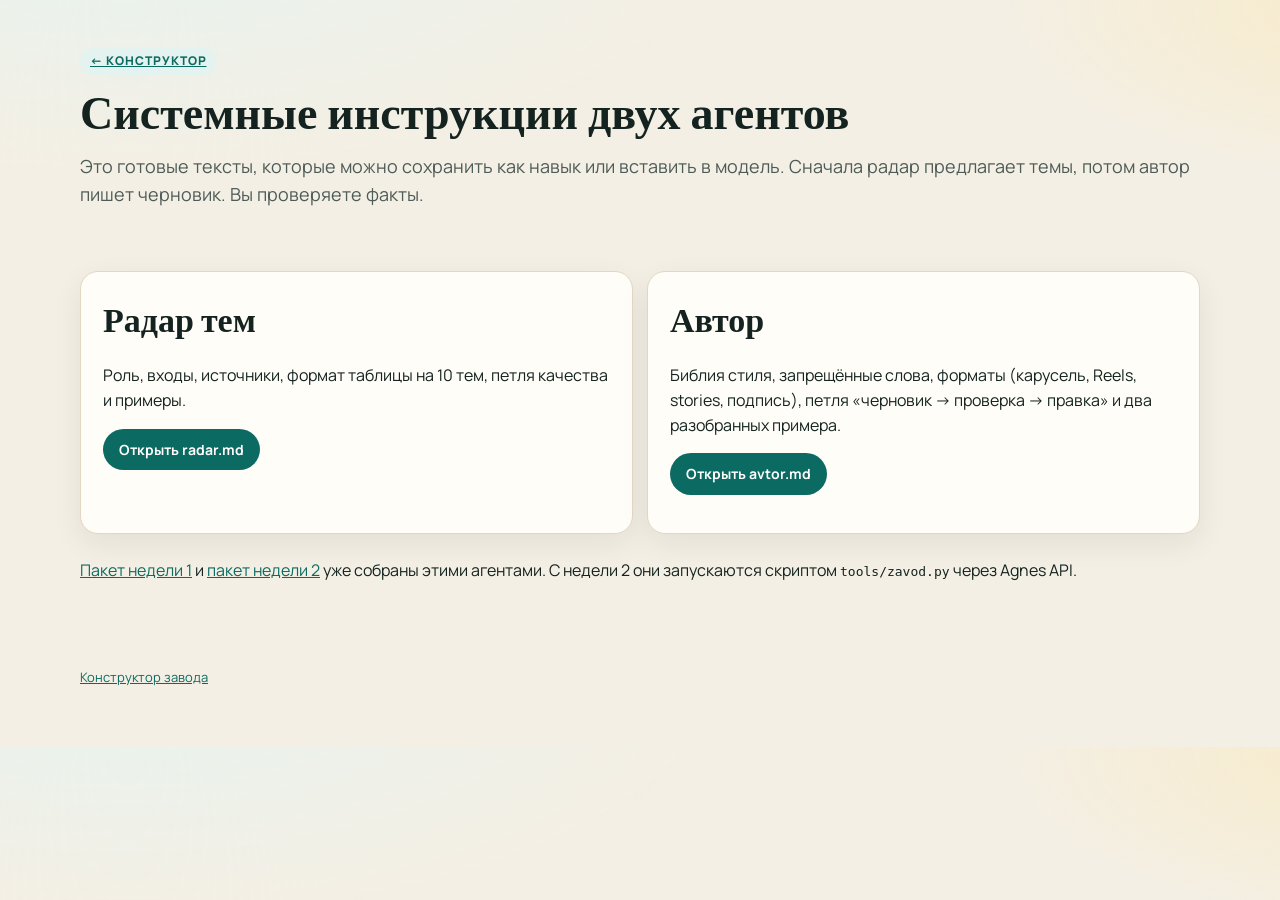
<file: agents/index.html>
<!DOCTYPE html>
<html lang="ru">
<head>
  <meta charset="utf-8">
  <meta name="viewport" content="width=device-width, initial-scale=1">
  <title>Два агента · ИИ-завод</title>
  <link rel="icon" href="../img/favicon.svg" type="image/svg+xml">
  <link rel="preconnect" href="https://fonts.googleapis.com">
  <link href="https://fonts.googleapis.com/css2?family=Fraunces:opsz,wght@9..144,600&family=Manrope:wght@400;600;700;800&display=swap" rel="stylesheet">
  <link rel="stylesheet" href="../css/styles.css">
</head>
<body>
  <header class="hero">
    <div class="wrap">
      <p class="eyebrow"><a href="../index.html">← Конструктор</a></p>
      <h1>Системные инструкции двух агентов</h1>
      <p class="lead">Это готовые тексты, которые можно сохранить как навык или вставить в модель. Сначала радар предлагает темы, потом автор пишет черновик. Вы проверяете факты.</p>
    </div>
  </header>
  <main>
    <section class="section">
      <div class="wrap two">
        <div class="card">
          <h2>Радар тем</h2>
          <p>Роль, входы, источники, формат таблицы на 10 тем, петля качества и примеры.</p>
          <p><a class="btn" href="radar.md">Открыть radar.md</a></p>
        </div>
        <div class="card">
          <h2>Автор</h2>
          <p>Библия стиля, запрещённые слова, форматы (карусель, Reels, stories, подпись), петля «черновик → проверка → правка» и два разобранных примера.</p>
          <p><a class="btn" href="avtor.md">Открыть avtor.md</a></p>
        </div>
      </div>
      <div class="wrap" style="margin-top:24px">
        <p><a href="../content/week1/">Пакет недели 1</a> и <a href="../content/week2/">пакет недели 2</a> уже собраны этими агентами. С недели 2 они запускаются скриптом <code>tools/zavod.py</code> через Agnes API.</p>
      </div>
    </section>
  </main>
  <footer><div class="wrap"><a href="../index.html">Конструктор завода</a></div></footer>
</body>
</html>
</file>
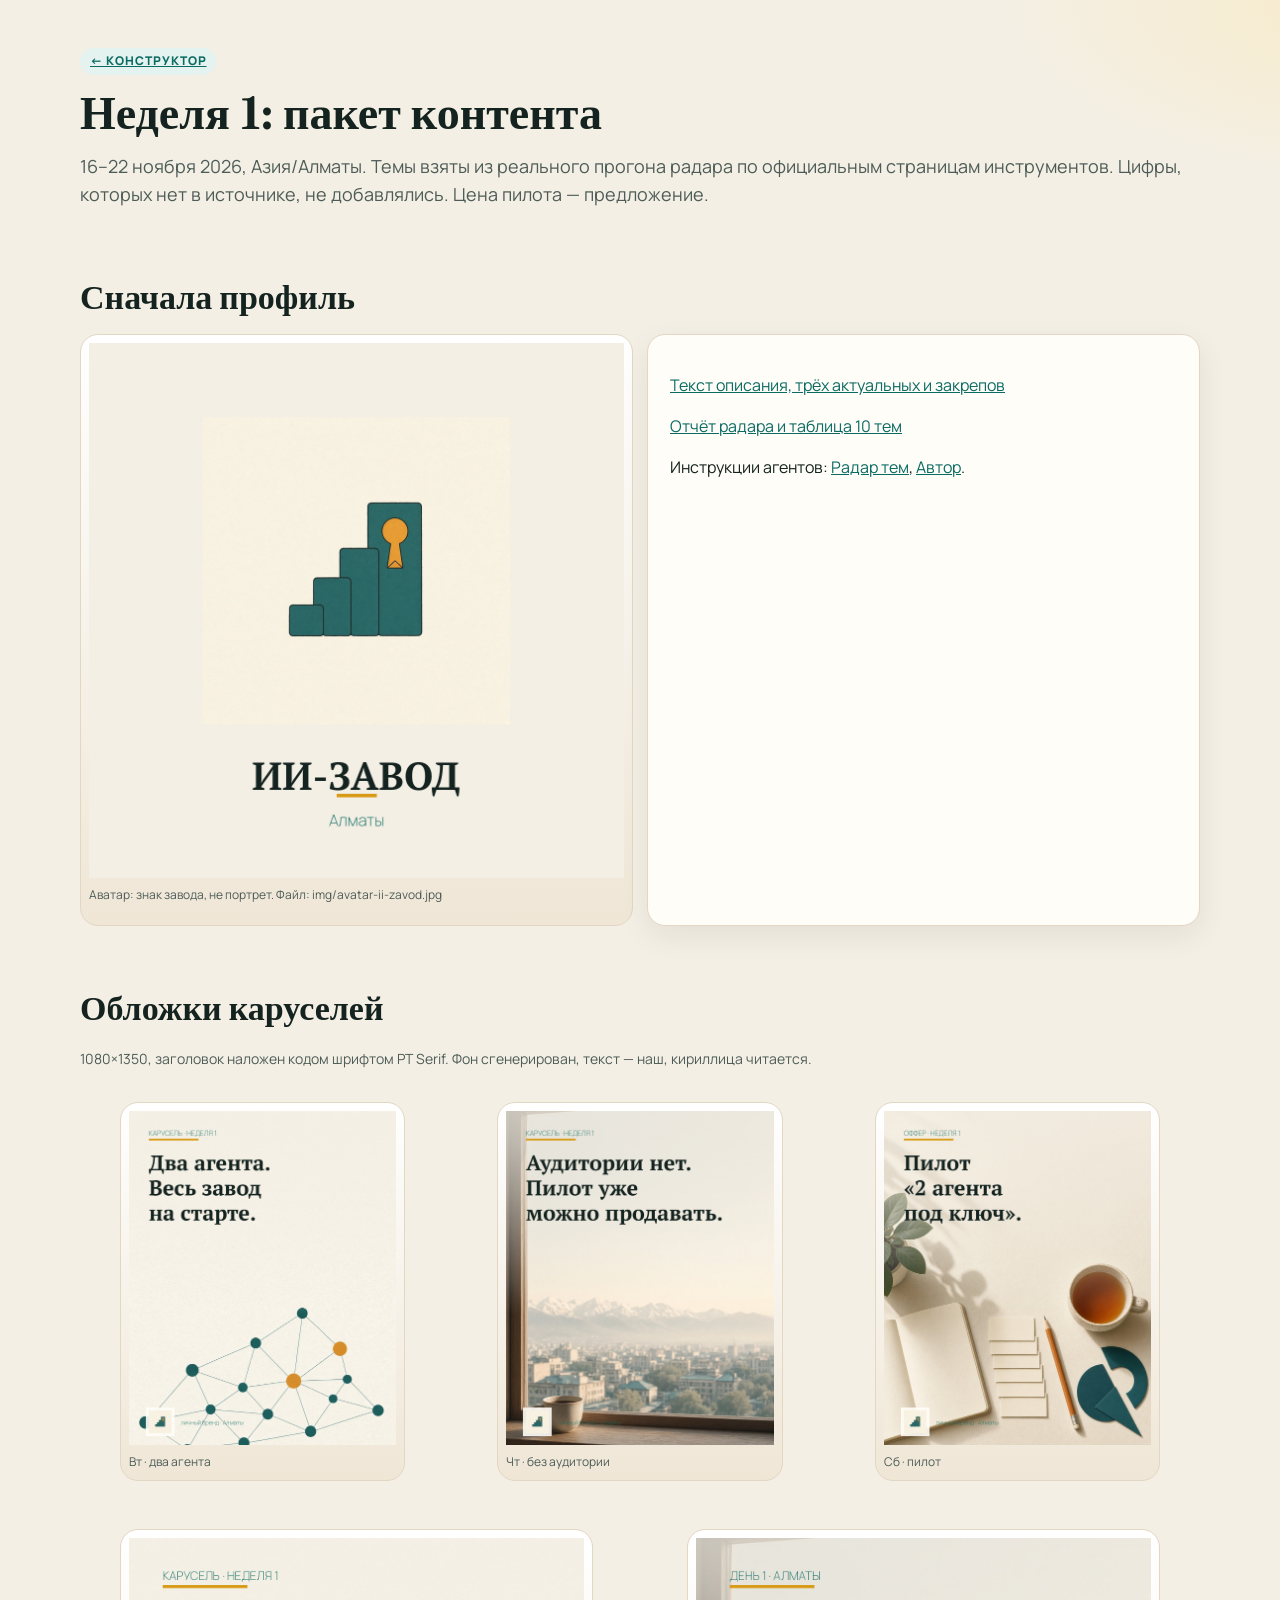
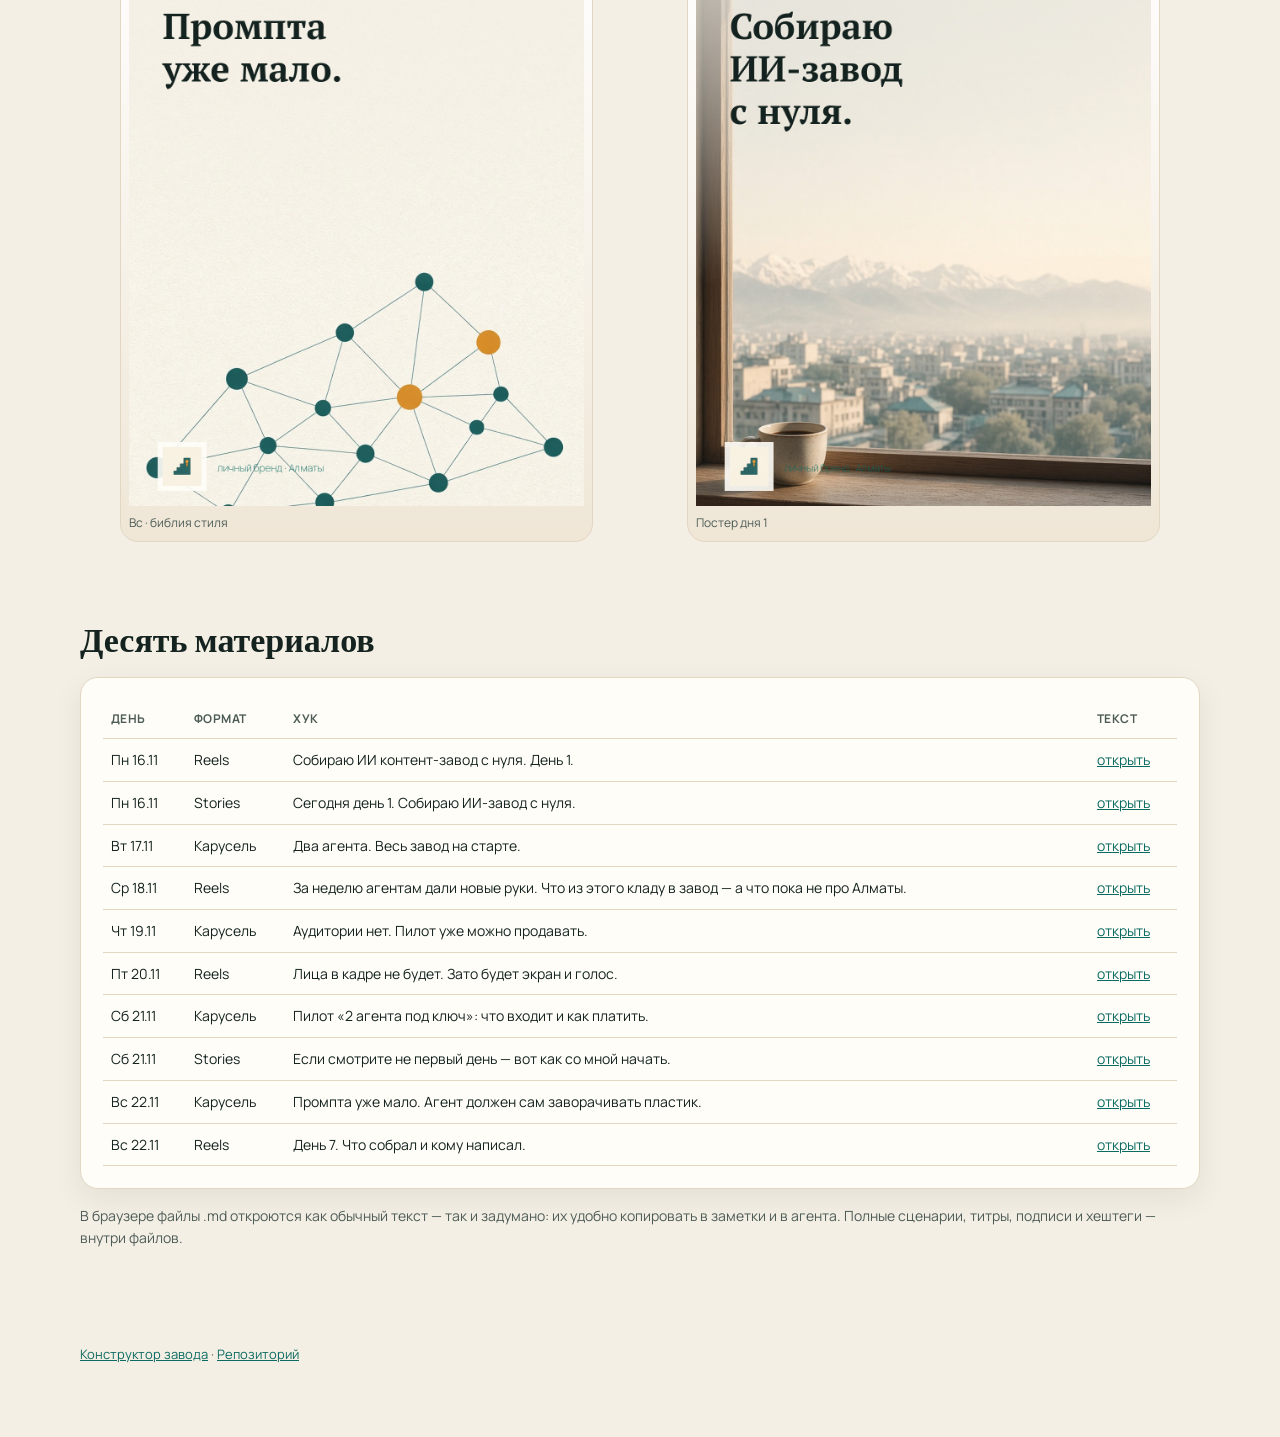
<file: content/week1/index.html>
<!DOCTYPE html>
<html lang="ru">
<head>
  <meta charset="utf-8">
  <meta name="viewport" content="width=device-width, initial-scale=1">
  <title>Неделя 1 — пакет контента · ИИ-завод</title>
  <link rel="icon" href="../../img/favicon.svg" type="image/svg+xml">
  <link rel="preconnect" href="https://fonts.googleapis.com">
  <link rel="preconnect" href="https://fonts.gstatic.com" crossorigin>
  <link href="https://fonts.googleapis.com/css2?family=Fraunces:opsz,wght@9..144,600&family=Manrope:wght@400;600;700;800&display=swap" rel="stylesheet">
  <link rel="stylesheet" href="../../css/styles.css">
</head>
<body>
  <header class="hero">
    <div class="wrap">
      <p class="eyebrow"><a href="../../index.html">← Конструктор</a></p>
      <h1>Неделя 1: пакет контента</h1>
      <p class="lead">16–22 ноября 2026, Азия/Алматы. Темы взяты из реального прогона радара по официальным страницам инструментов. Цифры, которых нет в источнике, не добавлялись. Цена пилота — предложение.</p>
    </div>
  </header>
  <main>
    <section class="section">
      <div class="wrap">
        <h2>Сначала профиль</h2>
        <div class="two">
          <div class="illust">
            <img src="img/avatar-ii-zavod.jpg" alt="Знак бренда ИИ-ЗАВОД, Алматы, без фото человека">
            <p class="caption">Аватар: знак завода, не портрет. Файл: img/avatar-ii-zavod.jpg</p>
          </div>
          <div class="card">
            <p><a href="00-profil.md">Текст описания, трёх актуальных и закрепов</a></p>
            <p><a href="00-radar-otchet.md">Отчёт радара и таблица 10 тем</a></p>
            <p>Инструкции агентов: <a href="../../agents/radar.md">Радар тем</a>, <a href="../../agents/avtor.md">Автор</a>.</p>
          </div>
        </div>
      </div>
    </section>
    <section class="section">
      <div class="wrap">
        <h2>Обложки каруселей</h2>
        <p class="note">1080×1350, заголовок наложен кодом шрифтом PT Serif. Фон сгенерирован, текст — наш, кириллица читается.</p>
        <div class="three" style="margin-top:16px">
          <figure class="illust"><img src="img/cover-dva-agenta.jpg" alt="Обложка: Два агента. Весь завод на старте."><figcaption class="caption">Вт · два агента</figcaption></figure>
          <figure class="illust"><img src="img/cover-bez-auditorii.jpg" alt="Обложка: Аудитории нет. Пилот уже можно продавать."><figcaption class="caption">Чт · без аудитории</figcaption></figure>
          <figure class="illust"><img src="img/cover-pilot.jpg" alt="Обложка: Пилот 2 агента под ключ."><figcaption class="caption">Сб · пилот</figcaption></figure>
        </div>
        <div class="two" style="margin-top:16px">
          <figure class="illust"><img src="img/cover-stil.jpg" alt="Обложка: Промпта уже мало."><figcaption class="caption">Вс · библия стиля</figcaption></figure>
          <figure class="illust"><img src="img/cover-den1.jpg" alt="Обложка: Собираю ИИ-завод с нуля."><figcaption class="caption">Постер дня 1</figcaption></figure>
        </div>
      </div>
    </section>
    <section class="section">
      <div class="wrap">
        <h2>Десять материалов</h2>
        <div class="card" style="overflow:auto">
          <table>
            <thead><tr><th>День</th><th>Формат</th><th>Хук</th><th>Текст</th></tr></thead>
            <tbody>
              <tr><td>Пн 16.11</td><td>Reels</td><td>Собираю ИИ контент-завод с нуля. День 1.</td><td><a href="01-pn-reels-den1.md">открыть</a></td></tr>
              <tr><td>Пн 16.11</td><td>Stories</td><td>Сегодня день 1. Собираю ИИ-завод с нуля.</td><td><a href="02-pn-stories-start.md">открыть</a></td></tr>
              <tr><td>Вт 17.11</td><td>Карусель</td><td>Два агента. Весь завод на старте.</td><td><a href="03-vt-karusel-dva-agenta.md">открыть</a></td></tr>
              <tr><td>Ср 18.11</td><td>Reels</td><td>За неделю агентам дали новые руки. Что из этого кладу в завод — а что пока не про Алматы.</td><td><a href="04-sr-reels-digest.md">открыть</a></td></tr>
              <tr><td>Чт 19.11</td><td>Карусель</td><td>Аудитории нет. Пилот уже можно продавать.</td><td><a href="05-cht-karusel-bez-auditorii.md">открыть</a></td></tr>
              <tr><td>Пт 20.11</td><td>Reels</td><td>Лица в кадре не будет. Зато будет экран и голос.</td><td><a href="06-pt-reels-bez-lica.md">открыть</a></td></tr>
              <tr><td>Сб 21.11</td><td>Карусель</td><td>Пилот «2 агента под ключ»: что входит и как платить.</td><td><a href="07-sb-karusel-pilot.md">открыть</a></td></tr>
              <tr><td>Сб 21.11</td><td>Stories</td><td>Если смотрите не первый день — вот как со мной начать.</td><td><a href="08-sb-stories-cta.md">открыть</a></td></tr>
              <tr><td>Вс 22.11</td><td>Карусель</td><td>Промпта уже мало. Агент должен сам заворачивать пластик.</td><td><a href="09-vs-karusel-stil.md">открыть</a></td></tr>
              <tr><td>Вс 22.11</td><td>Reels</td><td>День 7. Что собрал и кому написал.</td><td><a href="10-vs-reels-itogi.md">открыть</a></td></tr>
            </tbody>
          </table>
        </div>
        <p class="note" style="margin-top:16px">В браузере файлы .md откроются как обычный текст — так и задумано: их удобно копировать в заметки и в агента. Полные сценарии, титры, подписи и хештеги — внутри файлов.</p>
      </div>
    </section>
  </main>
  <footer>
    <div class="wrap">
      <p><a href="../../index.html">Конструктор завода</a> · <a href="https://github.com/avtomaster24bot-lab/ai-content-zavod">Репозиторий</a></p>
    </div>
  </footer>
</body>
</html>
</file>
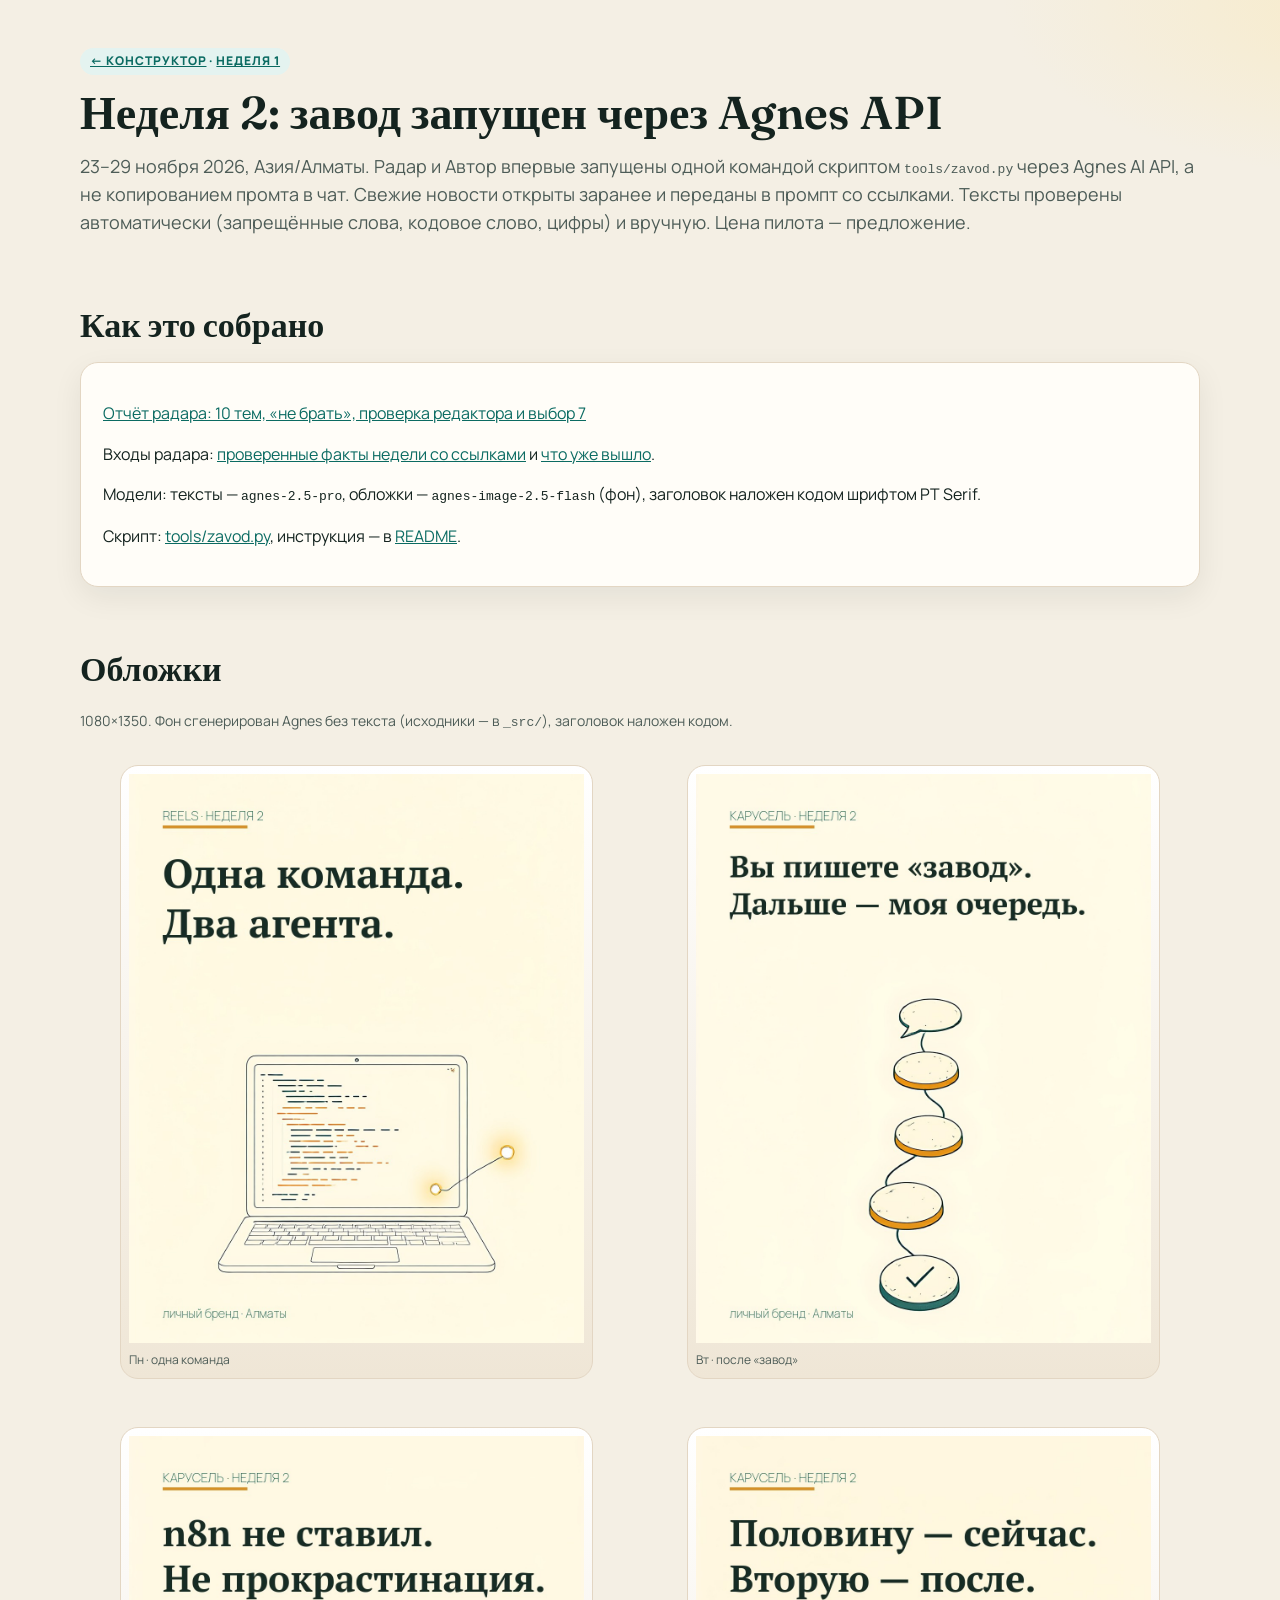
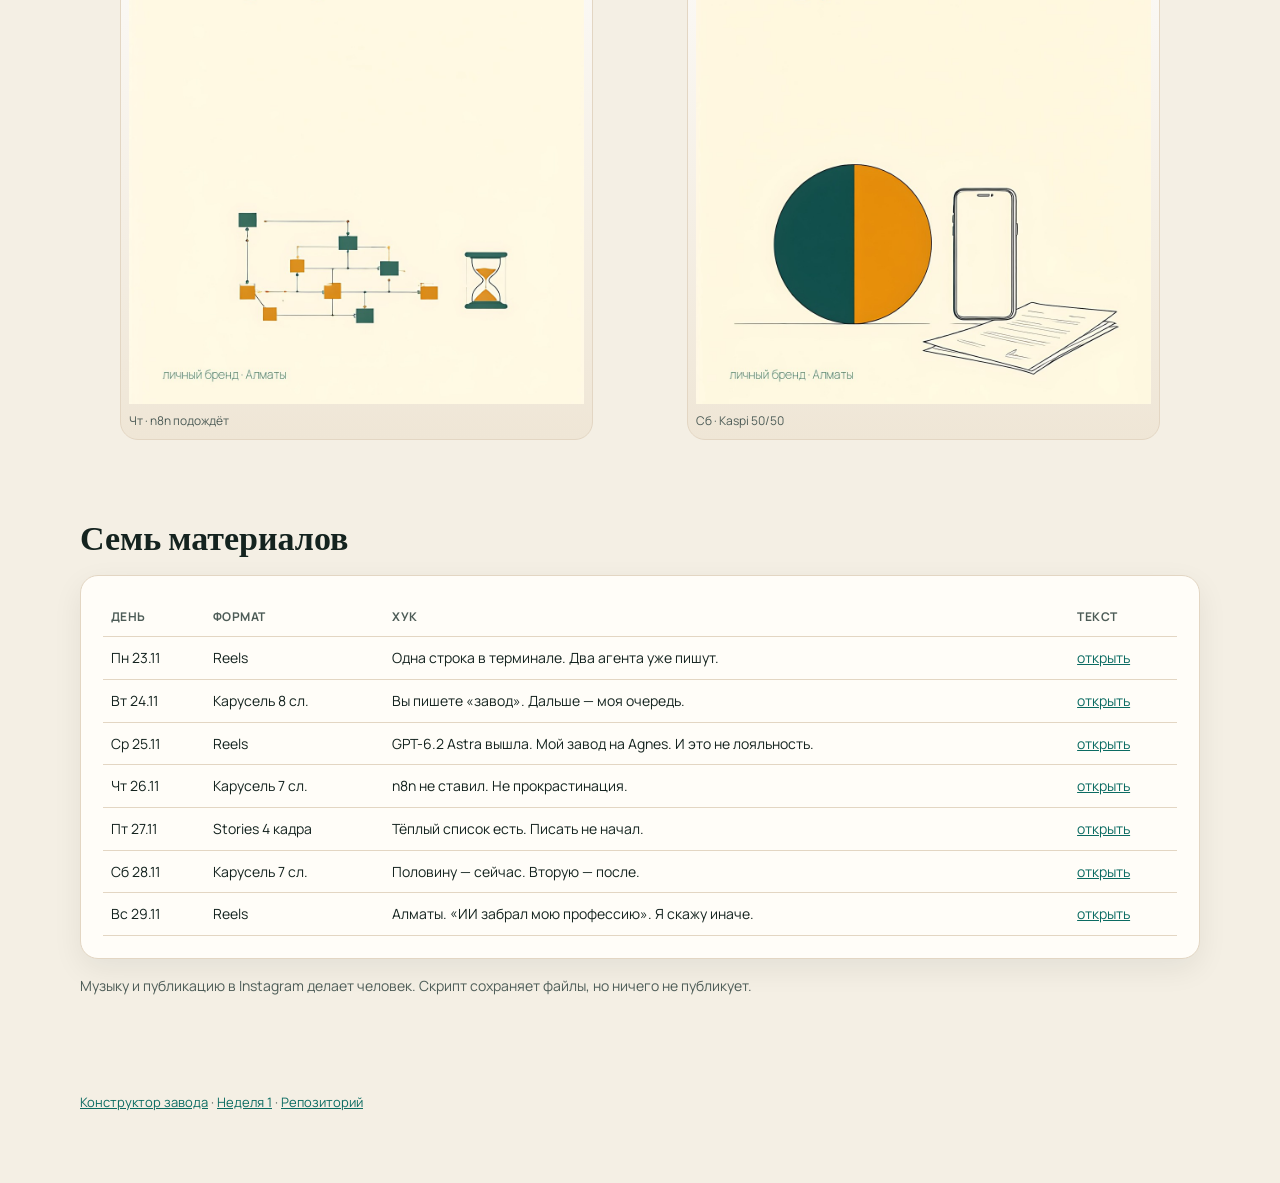
<file: content/week2/index.html>
<!DOCTYPE html>
<html lang="ru">
<head>
  <meta charset="utf-8">
  <meta name="viewport" content="width=device-width, initial-scale=1">
  <title>Неделя 2 — пакет контента · ИИ-завод</title>
  <link rel="icon" href="../../img/favicon.svg" type="image/svg+xml">
  <link rel="preconnect" href="https://fonts.googleapis.com">
  <link rel="preconnect" href="https://fonts.gstatic.com" crossorigin>
  <link href="https://fonts.googleapis.com/css2?family=Fraunces:opsz,wght@9..144,600&family=Manrope:wght@400;600;700;800&display=swap" rel="stylesheet">
  <link rel="stylesheet" href="../../css/styles.css">
</head>
<body>
  <header class="hero">
    <div class="wrap">
      <p class="eyebrow"><a href="../../index.html">← Конструктор</a> · <a href="../week1/">Неделя 1</a></p>
      <h1>Неделя 2: завод запущен через Agnes API</h1>
      <p class="lead">23–29 ноября 2026, Азия/Алматы. Радар и Автор впервые запущены одной командой скриптом <code>tools/zavod.py</code> через Agnes AI API, а не копированием промта в чат. Свежие новости открыты заранее и переданы в промпт со ссылками. Тексты проверены автоматически (запрещённые слова, кодовое слово, цифры) и вручную. Цена пилота — предложение.</p>
    </div>
  </header>
  <main>
    <section class="section">
      <div class="wrap">
        <h2>Как это собрано</h2>
        <div class="card">
          <p><a href="00-radar-otchet.md">Отчёт радара: 10 тем, «не брать», проверка редактора и выбор 7</a></p>
          <p>Входы радара: <a href="_facts.md">проверенные факты недели со ссылками</a> и <a href="_published.md">что уже вышло</a>.</p>
          <p>Модели: тексты — <code>agnes-2.5-pro</code>, обложки — <code>agnes-image-2.5-flash</code> (фон), заголовок наложен кодом шрифтом PT Serif.</p>
          <p>Скрипт: <a href="https://github.com/avtomaster24bot-lab/ai-content-zavod/blob/main/tools/zavod.py">tools/zavod.py</a>, инструкция — в <a href="https://github.com/avtomaster24bot-lab/ai-content-zavod#запуск-через-agnes-api">README</a>.</p>
        </div>
      </div>
    </section>
    <section class="section">
      <div class="wrap">
        <h2>Обложки</h2>
        <p class="note">1080×1350. Фон сгенерирован Agnes без текста (исходники — в <code>_src/</code>), заголовок наложен кодом.</p>
        <div class="two" style="margin-top:16px">
          <figure class="illust"><img src="img/cover-odna-komanda.jpg" alt="Обложка: Одна команда. Два агента."><figcaption class="caption">Пн · одна команда</figcaption></figure>
          <figure class="illust"><img src="img/cover-posle-zavod.jpg" alt="Обложка: Вы пишете «завод». Дальше — моя очередь."><figcaption class="caption">Вт · после «завод»</figcaption></figure>
        </div>
        <div class="two" style="margin-top:16px">
          <figure class="illust"><img src="img/cover-n8n-zhdu.jpg" alt="Обложка: n8n не ставил. Не прокрастинация."><figcaption class="caption">Чт · n8n подождёт</figcaption></figure>
          <figure class="illust"><img src="img/cover-kaspi-5050.jpg" alt="Обложка: Половину — сейчас. Вторую — после."><figcaption class="caption">Сб · Kaspi 50/50</figcaption></figure>
        </div>
      </div>
    </section>
    <section class="section">
      <div class="wrap">
        <h2>Семь материалов</h2>
        <div class="card" style="overflow:auto">
          <table>
            <thead><tr><th>День</th><th>Формат</th><th>Хук</th><th>Текст</th></tr></thead>
            <tbody>
              <tr><td>Пн 23.11</td><td>Reels</td><td>Одна строка в терминале. Два агента уже пишут.</td><td><a href="01-pn-reels-odna-komanda.md">открыть</a></td></tr>
              <tr><td>Вт 24.11</td><td>Карусель 8 сл.</td><td>Вы пишете «завод». Дальше — моя очередь.</td><td><a href="02-vt-karusel-posle-zavod.md">открыть</a></td></tr>
              <tr><td>Ср 25.11</td><td>Reels</td><td>GPT-6.2 Astra вышла. Мой завод на Agnes. И это не лояльность.</td><td><a href="03-sr-reels-gpt62-agnes.md">открыть</a></td></tr>
              <tr><td>Чт 26.11</td><td>Карусель 7 сл.</td><td>n8n не ставил. Не прокрастинация.</td><td><a href="04-cht-karusel-n8n-zhdu.md">открыть</a></td></tr>
              <tr><td>Пт 27.11</td><td>Stories 4 кадра</td><td>Тёплый список есть. Писать не начал.</td><td><a href="05-pt-stories-teplyi-spisok.md">открыть</a></td></tr>
              <tr><td>Сб 28.11</td><td>Карусель 7 сл.</td><td>Половину — сейчас. Вторую — после.</td><td><a href="06-sb-karusel-kaspi-5050.md">открыть</a></td></tr>
              <tr><td>Вс 29.11</td><td>Reels</td><td>Алматы. «ИИ забрал мою профессию». Я скажу иначе.</td><td><a href="07-vs-reels-professiya.md">открыть</a></td></tr>
            </tbody>
          </table>
        </div>
        <p class="note" style="margin-top:16px">Музыку и публикацию в Instagram делает человек. Скрипт сохраняет файлы, но ничего не публикует.</p>
      </div>
    </section>
  </main>
  <footer>
    <div class="wrap">
      <p><a href="../../index.html">Конструктор завода</a> · <a href="../week1/">Неделя 1</a> · <a href="https://github.com/avtomaster24bot-lab/ai-content-zavod">Репозиторий</a></p>
    </div>
  </footer>
</body>
</html>
</file>
<file: css/styles.css>
:root {
  --bg: #f4efe4;
  --bg-2: #efe6d6;
  --ink: #14231f;
  --muted: #4d5c57;
  --teal: #0b6b62;
  --teal-2: #159287;
  --teal-soft: #e4f3f0;
  --amber: #d89a12;
  --amber-soft: #f8ebc8;
  --coral: #c45a42;
  --coral-soft: #f8e4de;
  --card: #fffdf8;
  --line: #e3d6c3;
  --shadow: 0 10px 30px rgba(20, 35, 31, 0.07);
  --radius: 18px;
  --max: 1120px;
}
* { box-sizing: border-box; }
html { scroll-behavior: smooth; }
body {
  margin: 0;
  font-family: Manrope, system-ui, sans-serif;
  color: var(--ink);
  background:
    radial-gradient(1200px 500px at 10% -10%, #e7f3ef 0%, transparent 50%),
    radial-gradient(900px 400px at 110% 0%, #f8ebc8 0%, transparent 45%),
    var(--bg);
  line-height: 1.55;
}
a { color: var(--teal); }
img, svg { max-width: 100%; height: auto; display: block; }
.wrap { width: min(var(--max), calc(100% - 32px)); margin: 0 auto; }

/* Progress */
.progress-bar {
  position: sticky; top: 0; z-index: 40;
  background: rgba(244, 239, 228, 0.92);
  backdrop-filter: blur(10px);
  border-bottom: 1px solid var(--line);
}
.progress-bar .inner { display: flex; align-items: center; gap: 14px; padding: 10px 0; }
.progress-bar .label { font-size: 13px; font-weight: 700; white-space: nowrap; }
.track { flex: 1; height: 10px; background: #e8decd; border-radius: 99px; overflow: hidden; }
.fill { height: 100%; width: 0; background: linear-gradient(90deg, var(--teal), var(--teal-2)); transition: width .25s ease; }
.reset {
  border: 0; background: transparent; color: var(--muted);
  font: inherit; font-size: 12px; cursor: pointer; text-decoration: underline;
}

/* Hero */
.hero { padding: 36px 0 16px; }
.hero-grid { display: grid; gap: 28px; align-items: center; }
@media (min-width: 900px) { .hero-grid { grid-template-columns: 1.15fr .85fr; } }
.eyebrow {
  display: inline-block; font-size: 12px; font-weight: 800; letter-spacing: .08em;
  text-transform: uppercase; color: var(--teal); background: var(--teal-soft);
  padding: 4px 10px; border-radius: 99px; margin-bottom: 12px;
}
h1 { font-family: "Fraunces", Georgia, serif; font-weight: 600; font-size: clamp(28px, 5vw, 46px); line-height: 1.15; margin: 0 0 14px; }
.lead { font-size: 18px; color: var(--muted); margin: 0 0 18px; }
.chips { display: flex; flex-wrap: wrap; gap: 8px; }
.chip { background: var(--card); border: 1px solid var(--line); border-radius: 99px; padding: 6px 12px; font-size: 13px; font-weight: 600; }

/* Cards */
.card { background: var(--card); border: 1px solid var(--line); border-radius: var(--radius); box-shadow: var(--shadow); padding: 22px; }
h2 { font-family: "Fraunces", Georgia, serif; font-size: clamp(24px, 3vw, 34px); margin: 0 0 10px; }
h3 { font-size: 18px; margin: 0 0 8px; }
.section { padding: 28px 0; }
.note { font-size: 14px; color: var(--muted); }

/* System map */
.system-map { overflow-x: auto; padding-bottom: 8px; }
.map { width: 100%; min-width: 720px; }
.map a { cursor: pointer; }
.map .node { transition: transform .15s ease; }
.map a:hover .node, .map a:focus .node { transform: translateY(-2px); }
.end-grid { display: grid; gap: 12px; margin-top: 16px; }
@media (min-width: 700px) { .end-grid { grid-template-columns: repeat(3, 1fr); } }
.end-item { background: var(--teal-soft); border-radius: 14px; padding: 14px 16px; }
.end-item strong { display: block; margin-bottom: 4px; }
.end-item span { font-size: 14px; color: var(--muted); }

/* Budget table */
table { width: 100%; border-collapse: collapse; font-size: 14px; }
th, td { text-align: left; padding: 10px 8px; border-bottom: 1px solid var(--line); vertical-align: top; }
th { font-size: 12px; text-transform: uppercase; letter-spacing: .04em; color: var(--muted); }

/* Stage nav */
.stage-nav { display: grid; gap: 10px; grid-template-columns: repeat(auto-fill, minmax(220px, 1fr)); }
.stage-nav a {
  display: flex; gap: 10px; align-items: flex-start; text-decoration: none; color: inherit;
  background: var(--card); border: 1px solid var(--line); border-radius: 14px; padding: 12px;
}
.stage-nav a:hover { border-color: var(--teal-2); }
.num {
  flex: none; width: 32px; height: 32px; border-radius: 50%;
  background: var(--teal); color: #fff; display: grid; place-items: center; font-weight: 800; font-size: 13px;
}
.stage-nav small { display: block; color: var(--muted); font-size: 12px; }

/* Stage blocks */
.stage { margin: 28px 0 48px; }
.stage-head { display: grid; gap: 18px; margin-bottom: 16px; }
@media (min-width: 800px) { .stage-head { grid-template-columns: 1.2fr .8fr; align-items: center; } }
.illust {
  background: linear-gradient(180deg, #fff, var(--bg-2));
  border: 1px solid var(--line); border-radius: var(--radius); padding: 8px;
}
.schema-tag {
  display: inline-block; font-size: 11px; font-weight: 800; letter-spacing: .08em;
  text-transform: uppercase; background: var(--amber-soft); color: #7a5604;
  border-radius: 6px; padding: 2px 8px; margin-bottom: 8px;
}

.step {
  border: 1px solid var(--line); border-radius: 16px; padding: 16px 16px 16px 14px;
  background: var(--card); margin: 12px 0;
}
.step.done { border-color: #9acdba; background: #f3faf6; }
.step-top { display: flex; gap: 10px; align-items: flex-start; }
.step label { font-weight: 700; cursor: pointer; }
.step input[type=checkbox] { width: 20px; height: 20px; margin-top: 2px; accent-color: var(--teal); flex: none; }
.why { font-size: 14px; color: var(--muted); margin: 6px 0 8px 30px; }
.actions { margin: 0 0 8px 30px; padding: 0; }
.actions li { margin: 6px 0; }
.example, .show, .earn, .nuance {
  margin: 12px 0 0; border-radius: 14px; padding: 14px 16px;
}
.example { background: #f7f3ea; border: 1px dashed var(--line); }
.show { background: var(--teal-soft); }
.earn { background: var(--amber-soft); }
.nuance { background: var(--coral-soft); }
.example h4, .show h4, .earn h4, .nuance h4 { margin: 0 0 8px; font-size: 15px; }
.pre {
  white-space: pre-wrap; background: #fff; border: 1px solid var(--line);
  border-radius: 12px; padding: 12px; font-size: 13.5px; position: relative;
  font-family: "IBM Plex Mono", ui-monospace, monospace;
}
.copy {
  position: absolute; top: 8px; right: 8px;
  border: 0; background: var(--teal); color: #fff; border-radius: 8px;
  padding: 4px 8px; font: inherit; font-size: 12px; font-weight: 700; cursor: pointer;
}
.copy:hover { background: var(--teal-2); }
.ok { background: #1c7a4a !important; }
.links { font-size: 13px; margin-top: 8px; }
.uncertain { color: #8a4b12; font-weight: 600; }

/* Glossary / FAQ */
details { background: var(--card); border: 1px solid var(--line); border-radius: 12px; padding: 12px 16px; margin: 8px 0; }
details summary { cursor: pointer; font-weight: 700; }
.glossary dt { font-weight: 800; margin-top: 12px; }
.glossary dd { margin: 4px 0 0 0; color: var(--muted); }

footer { padding: 40px 0 60px; color: var(--muted); font-size: 13px; }
.toc-mini { display: flex; flex-wrap: wrap; gap: 8px; margin: 10px 0 0; }
.toc-mini a { font-size: 13px; }

/* Extra layout for constructor v1 */
.hero-grid { display: grid; gap: 28px; align-items: center; }
@media (min-width: 900px) { .hero-grid { grid-template-columns: 1.15fr .85fr; } }
.hero-actions { display: flex; flex-wrap: wrap; gap: 10px; margin: 16px 0 8px; }
.btn {
  display: inline-flex; align-items: center; gap: 8px;
  background: var(--teal); color: #fff; text-decoration: none;
  border-radius: 999px; padding: 10px 16px; font-weight: 700; font-size: 14px;
}
.btn.secondary { background: #fff; color: var(--ink); border: 1px solid var(--line); }
.kicker { font-size: 14px; color: var(--muted); }

figcaption, .caption {
  font-size: 12px; color: var(--muted); margin-top: 8px;
}
.schema-frame {
  background: linear-gradient(180deg, #fff, var(--bg-2));
  border: 1px solid var(--line); border-radius: var(--radius); padding: 10px;
}
.two { display: grid; gap: 14px; }
@media (min-width: 800px) { .two { grid-template-columns: 1fr 1fr; } }
.three { display: grid; gap: 12px; }
@media (min-width: 800px) { .three { grid-template-columns: 1fr 1fr 1fr; } }

.compare th, .compare td { font-size: 13px; }
.compare td:first-child { font-weight: 700; }
.tag {
  display: inline-block; font-size: 11px; font-weight: 800; letter-spacing: .06em;
  text-transform: uppercase; border-radius: 6px; padding: 2px 8px;
}
.tag-schema { background: var(--amber-soft); color: #7a5604; }
.tag-official { background: var(--teal-soft); color: var(--teal); }
.tag-suggest { background: #efe8ff; color: #4c3a86; }
.tag-uncertain { background: var(--coral-soft); color: #8a4b12; }

.budget-item { display: grid; grid-template-columns: 28px 1fr; gap: 10px; padding: 10px 0; border-bottom: 1px solid var(--line); }
.sources { font-size: 13px; }
.sources li { margin: 6px 0; }
.stage-id { color: var(--teal); font-weight: 800; font-size: 13px; letter-spacing: .04em; }
ol.tiny { margin: 8px 0 0 18px; padding: 0; }
ol.tiny li { margin: 6px 0; }
.person { background: #fff; border-left: 4px solid var(--teal); padding: 8px 12px; margin: 8px 0; border-radius: 0 10px 10px 0; }
.skip { font-size: 13px; color: var(--muted); }
.toc-mini a, footer a { color: var(--teal); }
.anchor { scroll-margin-top: 64px; }
.illust svg { width: 100%; height: auto; }
.callout-row { display: grid; gap: 12px; }
@media (min-width: 800px) { .callout-row { grid-template-columns: 1fr 1fr; } }
.legend { display: flex; flex-wrap: wrap; gap: 8px; margin: 8px 0 16px; font-size: 13px; }
.legend span { display: inline-flex; align-items: center; gap: 6px; }
.dot { width: 10px; height: 10px; border-radius: 50%; display: inline-block; }
.ok-list { margin: 0; padding-left: 18px; }
.ok-list li { margin: 4px 0; }
.shot-later { background: #fff; border: 1px dashed var(--line); border-radius: 12px; padding: 10px 12px; font-size: 13px; color: var(--muted); }
code, .mono { font-family: "IBM Plex Mono", ui-monospace, monospace; font-size: 13px; }
.download {
  display: inline-flex; align-items: center; gap: 8px;
  background: var(--ink); color: #fff; text-decoration: none;
  border-radius: 12px; padding: 10px 14px; font-weight: 700; font-size: 14px;
}
.node-table td:nth-child(1) { white-space: nowrap; font-weight: 700; }
.sticky-note { font-size: 13px; background: #fff; border: 1px solid var(--line); border-radius: 12px; padding: 10px 12px; }
</file>
